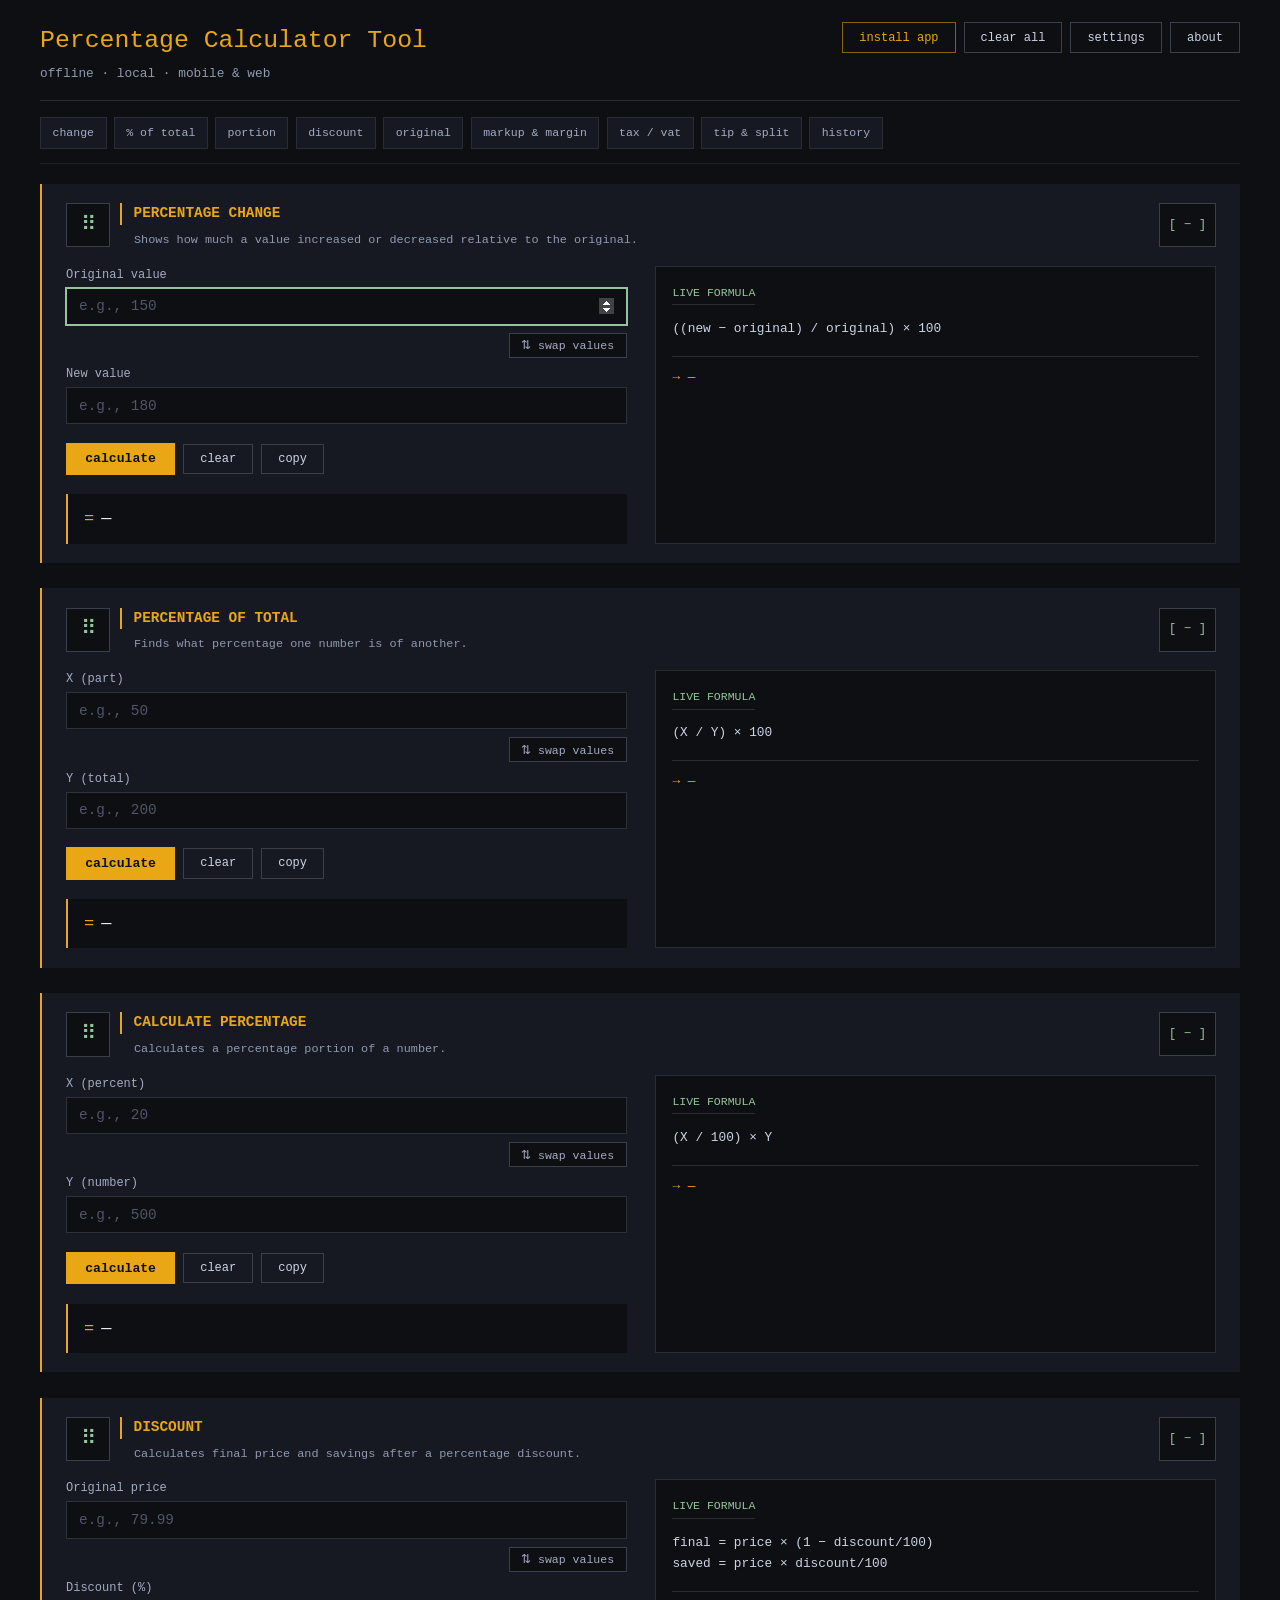
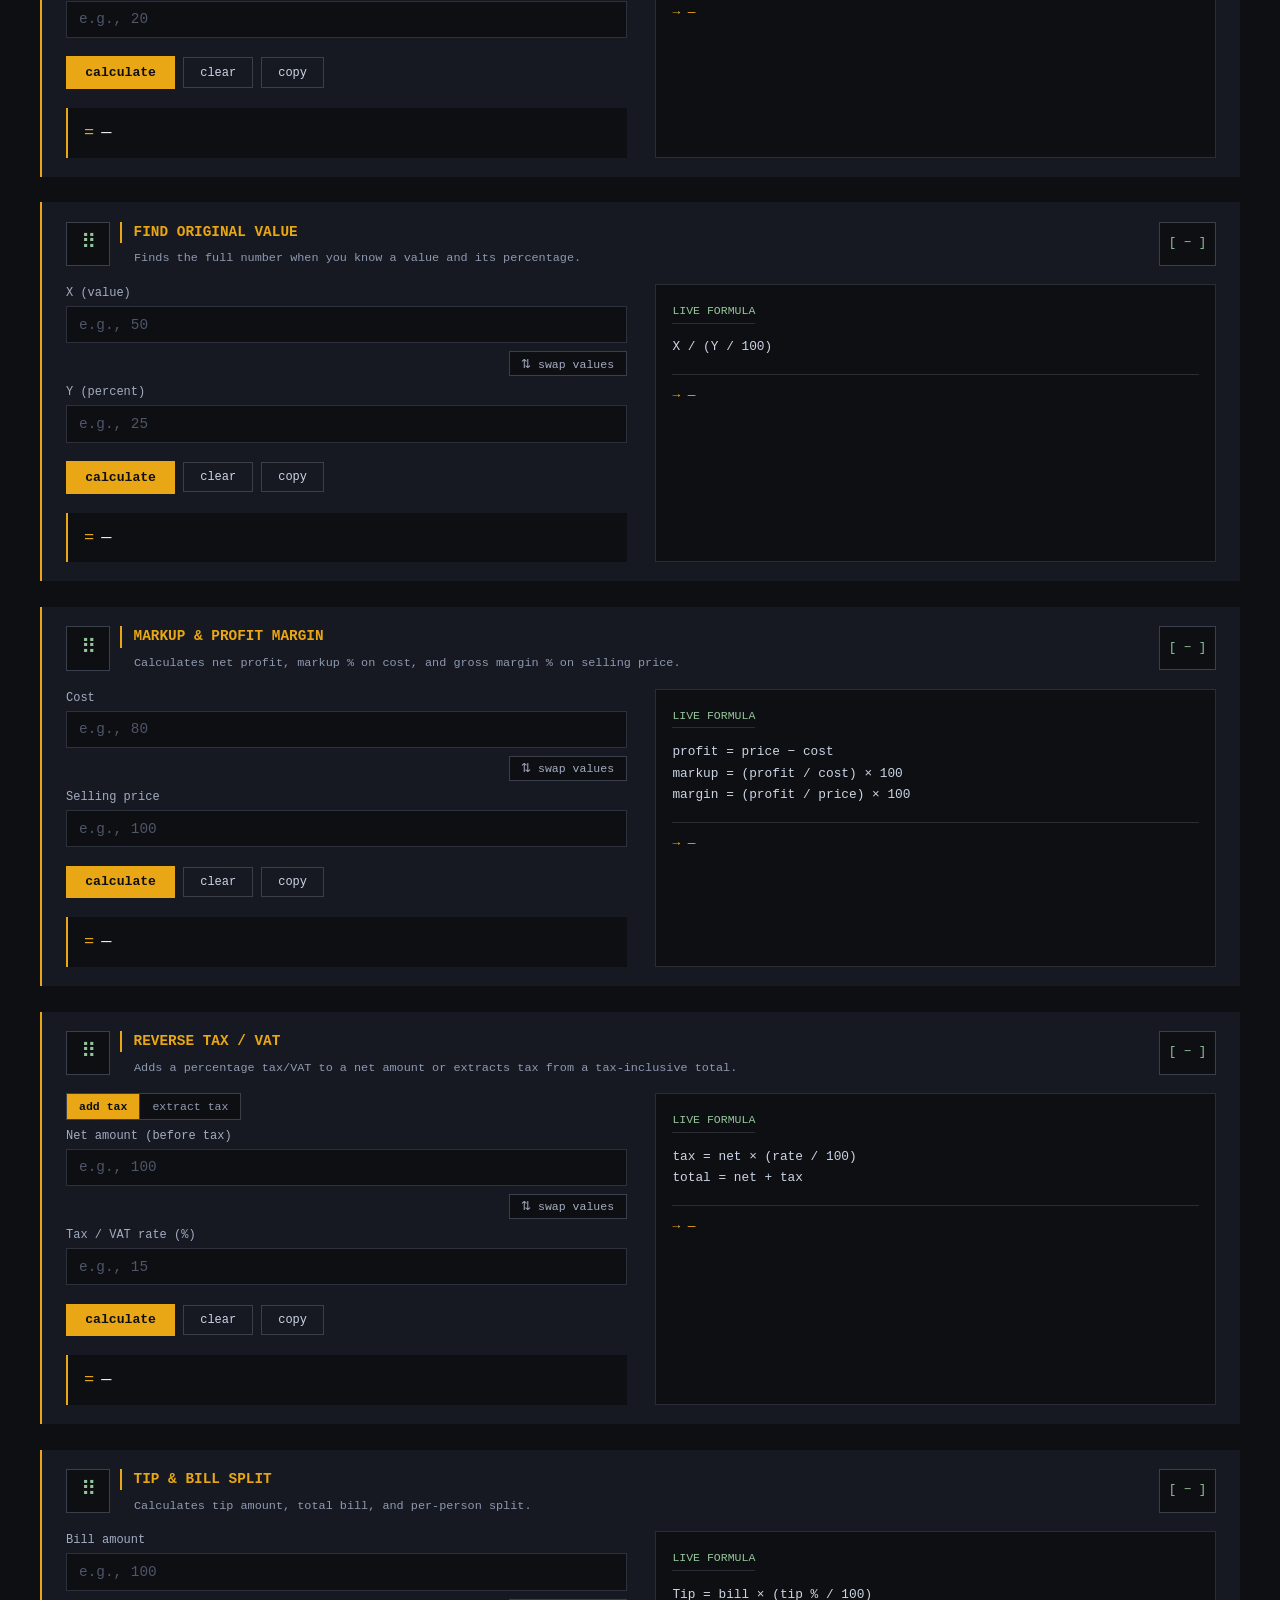
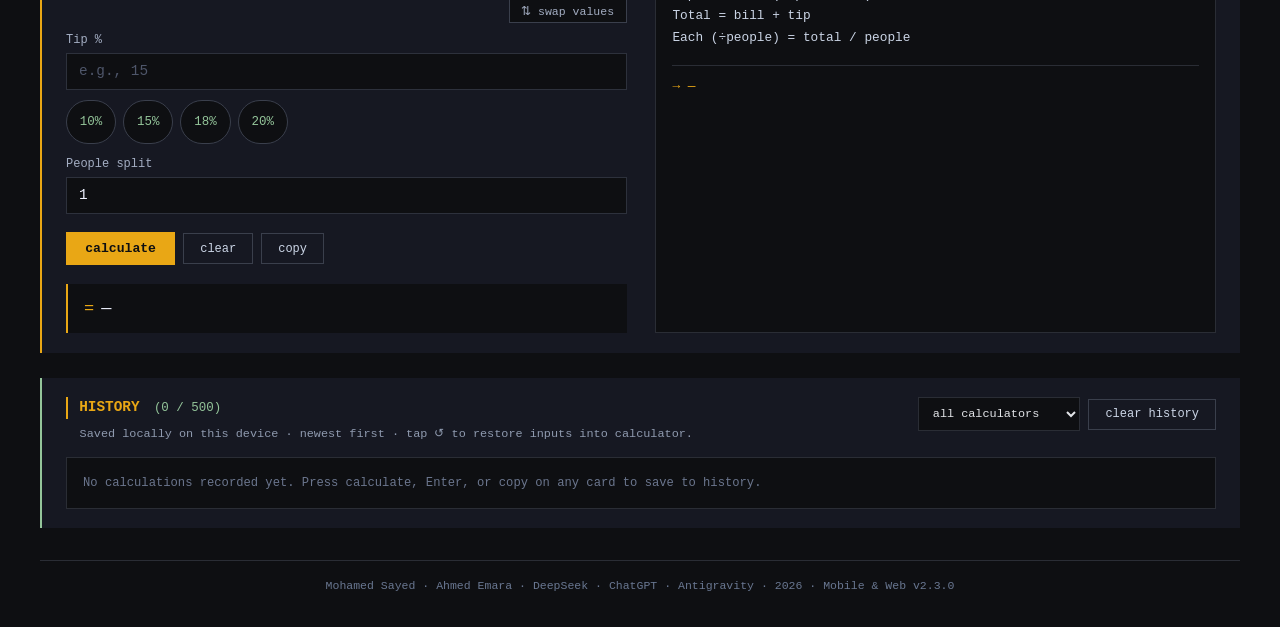
<file: mobile/index.html>
<!DOCTYPE html>
<html lang="en">
<head>
  <meta charset="UTF-8">
  <meta http-equiv="Content-Security-Policy" content="default-src 'none'; style-src 'sha256-y7PiUvGHgOtssWy4oWu+3eyhobGOPhpXdDGRRQ5evAg='; script-src 'sha256-PLzDTb1qlTFnnvVKtnFm38rfCOgkB+qZ1GbCvv9bNfo='; worker-src 'self'; child-src 'self'; img-src 'self' data:; manifest-src 'self'; connect-src 'self' https://api.github.com; object-src 'none'; base-uri 'none'; form-action 'none';">
  <meta name="viewport" content="width=device-width, initial-scale=1.0, viewport-fit=cover">
  <meta name="theme-color" content="#0E0F12">
  <meta name="color-scheme" content="dark">
  <meta name="referrer" content="no-referrer">
  <meta name="mobile-web-app-capable" content="yes">
  <meta name="apple-mobile-web-app-capable" content="yes">
  <meta name="apple-mobile-web-app-status-bar-style" content="black-translucent">
  <meta name="apple-mobile-web-app-title" content="Percent Tool">
  <meta name="application-name" content="Percent Tool">
  <meta name="description" content="Offline percentage, discount, markup & profit margin, and reverse tax/VAT calculator with local history for iPhone, Android, and desktop browsers.">
  <title>Percentage Calculator Tool • Mobile</title>
  <link rel="manifest" href="./manifest.webmanifest">
  <link rel="apple-touch-icon" sizes="180x180" href="./icons/apple-touch-icon.png">
  <link rel="icon" type="image/png" sizes="180x180" href="[data-uri]">
  <style>
    * {
      margin: 0;
      padding: 0;
      box-sizing: border-box;
    }

    html {
      scroll-behavior: smooth;
      background: #0E0F12;
      -webkit-text-size-adjust: 100%;
    }

    body {
      background: #0E0F12;
      font-family: 'SF Mono', ui-monospace, 'Fira Code', 'Cascadia Code', 'JetBrains Mono', monospace;
      line-height: 1.5;
      color: #e2e4e8;
      padding:
        calc(1.4rem + env(safe-area-inset-top, 0px))
        calc(1rem + env(safe-area-inset-right, 0px))
        calc(2rem + env(safe-area-inset-bottom, 0px))
        calc(1rem + env(safe-area-inset-left, 0px));
    }

    button,
    a,
    input {
      touch-action: manipulation;
      -webkit-tap-highlight-color: transparent;
    }

    .hidden {
      display: none !important;
    }

    .app {
      max-width: 1200px;
      margin: 0 auto;
    }

    .header {
      margin-bottom: 1rem;
      border-bottom: 1px solid #2a2d35;
      padding-bottom: 1rem;
    }

    .header-row {
      display: flex;
      justify-content: space-between;
      gap: 1rem;
      align-items: flex-start;
    }

    .header h1 {
      font-size: 1.55rem;
      font-weight: 500;
      letter-spacing: 0;
      color: #E9A715;
    }

    .header p {
      font-size: 0.8rem;
      color: #8f9aaf;
      margin-top: 0.3rem;
    }

    .header-actions {
      display: flex;
      gap: 0.5rem;
      flex-wrap: wrap;
      justify-content: flex-end;
    }

    .quick-nav {
      display: flex;
      gap: 0.45rem;
      overflow-x: auto;
      padding: 0 0 0.85rem 0;
      margin-bottom: 1.25rem;
      border-bottom: 1px solid #1e222d;
      scrollbar-width: none;
      -webkit-overflow-scrolling: touch;
    }

    .quick-nav::-webkit-scrollbar {
      display: none;
    }

    .quick-link {
      background: #161822;
      border: 1px solid #2a2d35;
      color: #a3adc2;
      text-decoration: none;
      font-size: 0.72rem;
      padding: 0.42rem 0.72rem;
      white-space: nowrap;
      flex-shrink: 0;
      transition: border-color 0.1s ease, color 0.1s ease;
    }

    .quick-link:hover,
    .quick-link:focus-visible {
      border-color: #E9A715;
      color: #E9A715;
      outline: none;
    }

    .calc-section {
      background: #161822;
      margin-bottom: 1.6rem;
      padding: 1.2rem 1.5rem;
      border-left: 2px solid #E9A715;
      scroll-margin-top: 1rem;
      transition: border-left-color 0.12s ease, background 0.12s ease;
    }

    .calc-section:hover {
      border-left-color: #94C59A;
    }

    .calc-grid {
      display: grid;
      grid-template-columns: 1fr 1fr;
      gap: 1.8rem;
    }

    .calc-card-header {
      display: flex;
      align-items: flex-start;
      gap: 0.65rem;
    }

    .card-heading {
      flex: 1;
      min-width: 0;
    }

    .drag-handle,
    .collapse-btn,
    .preset-btn {
      background: #0E0F12;
      border: 1px solid #3a3f4c;
      color: #94C59A;
      font: inherit;
      font-size: 0.78rem;
      min-height: 44px;
      min-width: 44px;
      padding: 0.35rem 0.55rem;
      cursor: pointer;
    }

    .drag-handle {
      touch-action: none;
      cursor: grab;
      user-select: none;
      -webkit-user-select: none;
      flex-shrink: 0;
      font-size: 1.3rem;
    }

    .collapse-btn {
      flex-shrink: 0;
      white-space: nowrap;
    }

    .drag-handle:hover,
    .collapse-btn:hover,
    .preset-btn:hover,
    .drag-handle:focus-visible,
    .collapse-btn:focus-visible,
    .preset-btn:focus-visible {
      border-color: #E9A715;
      color: #E9A715;
      outline: 1px solid #E9A715;
      outline-offset: 2px;
    }

    .card-dragging {
      opacity: 0.55;
      outline: 1px dashed #94C59A;
    }

    .card-dragging .drag-handle {
      cursor: grabbing;
    }

    .card-drop-before {
      box-shadow: 0 -4px 0 #E9A715;
    }

    .card-drop-after {
      box-shadow: 0 4px 0 #E9A715;
    }

    .card-collapsed .calc-card-body {
      display: none;
    }

    .card-collapsed .section-subtitle {
      margin-bottom: 0;
    }

    .preset-row {
      display: flex;
      flex-wrap: wrap;
      gap: 0.45rem;
      margin-bottom: 0.65rem;
    }

    .preset-btn {
      border-radius: 999px;
      padding: 0.35rem 0.8rem;
    }

    .preset-btn.active {
      background: #E9A715;
      border-color: #E9A715;
      color: #0E0F12;
    }

    .left-panel {
      display: flex;
      flex-direction: column;
    }

    .section-title-row {
      display: flex;
      justify-content: space-between;
      align-items: center;
      gap: 0.75rem;
      flex-wrap: wrap;
      margin-bottom: 0.45rem;
    }

    .section-title {
      font-size: 0.9rem;
      font-weight: 600;
      letter-spacing: 0;
      text-transform: uppercase;
      color: #E9A715;
      margin-bottom: 0.45rem;
      border-left: 2px solid #E9A715;
      padding-left: 0.7rem;
    }

    .section-title-row .section-title {
      margin-bottom: 0;
    }

    .section-subtitle {
      font-size: 0.74rem;
      color: #8f9aaf;
      margin-bottom: 1rem;
      padding-left: 0.85rem;
    }

    .input-row {
      margin-bottom: 0.65rem;
    }

    .input-row label {
      display: block;
      font-size: 0.75rem;
      font-weight: 500;
      color: #a3adc2;
      margin-bottom: 0.25rem;
      letter-spacing: 0;
    }

    .input-row input {
      width: 100%;
      background: #0E0F12;
      border: 1px solid #2d313c;
      border-radius: 0;
      padding: 0.6rem 0.75rem;
      font-size: 0.9rem;
      font-family: inherit;
      color: #eef2ff;
      outline: none;
      transition: border-color 0.1s ease, box-shadow 0.1s ease;
    }

    .input-row input:focus {
      border-color: #94C59A;
      box-shadow: 0 0 0 1px #94C59A;
    }

    .input-row input::placeholder {
      color: #4e566a;
    }

    .swap-row {
      display: flex;
      justify-content: flex-end;
      margin: -0.15rem 0 0.45rem 0;
    }

    .swap-btn {
      background: #0E0F12;
      border: 1px solid #3a3f4c;
      color: #a3adc2;
      font-family: inherit;
      font-size: 0.72rem;
      padding: 0.28rem 0.72rem;
      cursor: pointer;
      transition: border-color 0.1s ease, color 0.1s ease;
    }

    .swap-btn:hover {
      border-color: #E9A715;
      color: #E9A715;
    }

    .mode-toggle {
      display: inline-flex;
      border: 1px solid #3a3f4c;
      background: #0E0F12;
    }

    .mode-btn {
      background: transparent;
      border: none;
      color: #8f9aaf;
      font-family: inherit;
      font-size: 0.72rem;
      padding: 0.35rem 0.75rem;
      cursor: pointer;
      transition: background 0.1s ease, color 0.1s ease;
    }

    .mode-btn + .mode-btn {
      border-left: 1px solid #3a3f4c;
    }

    .mode-btn:hover {
      color: #eef2ff;
    }

    .mode-btn.active {
      background: #E9A715;
      color: #0E0F12;
      font-weight: 600;
    }

    .button-group {
      display: flex;
      gap: 0.5rem;
      align-items: center;
      margin: 0.5rem 0 1rem 0;
      flex-wrap: wrap;
    }

    .calc-btn {
      background: #E9A715;
      border: none;
      color: #0E0F12;
      font-family: inherit;
      font-weight: 600;
      font-size: 0.82rem;
      padding: 0.55rem 1.2rem;
      cursor: pointer;
      width: auto;
      letter-spacing: 0;
      transition: opacity 0.1s ease;
    }

    .calc-btn:hover {
      opacity: 0.9;
    }

    .reset-btn,
    .copy-btn,
    .utility-btn {
      background: transparent;
      border: 1px solid #3a3f4c;
      color: #cbd5e6;
      font-family: inherit;
      font-size: 0.75rem;
      padding: 0.45rem 1rem;
      cursor: pointer;
      transition: border-color 0.1s ease, color 0.1s ease;
    }

    .install-btn {
      border-color: rgba(233, 167, 21, 0.55);
      color: #E9A715;
    }

    .reset-btn:hover,
    .copy-btn:hover,
    .utility-btn:hover {
      border-color: #E9A715;
      color: #E9A715;
    }

    .copy-btn.copied {
      border-color: #94C59A;
      color: #94C59A;
    }

    .result {
      background: #0E0F12;
      border-left: 2px solid #E9A715;
      padding: 0.75rem 1rem;
      font-size: 1.06rem;
      font-family: inherit;
      margin-top: 0.2rem;
      word-break: break-word;
      color: #eef2ff;
    }

    .result-prefix {
      color: #E9A715;
      margin-right: 0.45rem;
    }

    .error-text {
      color: #E9A715;
    }

    .right-panel {
      background: #0E0F12;
      padding: 1rem;
      border: 1px solid #2a2d35;
      font-size: 0.8rem;
    }

    .formula-title {
      font-size: 0.72rem;
      text-transform: uppercase;
      color: #94C59A;
      letter-spacing: 0;
      margin-bottom: 0.8rem;
      border-bottom: 1px solid #2a2d35;
      display: inline-block;
      padding-bottom: 0.2rem;
    }

    .live-formula {
      font-family: inherit;
      line-height: 1.7;
      color: #cbd5e6;
    }

    .live-result {
      margin-top: 1rem;
      padding-top: 0.7rem;
      border-top: 1px solid #2a2d35;
      color: #E9A715;
      font-weight: 500;
    }

    /* Persistent History Tape */
    .history-section {
      border-left-color: #94C59A;
    }

    .history-header {
      display: flex;
      justify-content: space-between;
      align-items: flex-start;
      gap: 1rem;
      flex-wrap: wrap;
      margin-bottom: 0.8rem;
    }

    .history-count {
      color: #94C59A;
      font-weight: 500;
      font-size: 0.78rem;
      margin-left: 0.35rem;
    }

    .history-subtitle {
      margin-bottom: 0;
    }

    .history-actions {
      display: flex;
      align-items: center;
      gap: 0.5rem;
      flex-wrap: wrap;
    }

    .confirm-group {
      display: inline-flex;
      align-items: center;
      gap: 0.45rem;
      flex-wrap: wrap;
    }

    .confirm-label {
      font-size: 0.75rem;
      color: #E9A715;
    }

    .confirm-yes-btn {
      padding: 0.42rem 0.9rem;
      font-size: 0.75rem;
    }

    .history-list {
      background: #0E0F12;
      border: 1px solid #2a2d35;
      max-height: 340px;
      overflow-y: auto;
      -webkit-overflow-scrolling: touch;
    }

    .history-empty {
      padding: 1rem;
      font-size: 0.76rem;
      color: #6b768e;
    }

    .history-item {
      display: flex;
      justify-content: space-between;
      align-items: center;
      gap: 0.8rem;
      padding: 0.7rem 0.9rem;
      border-bottom: 1px solid #1e222d;
      font-size: 0.78rem;
      flex-wrap: wrap;
    }

    .history-item:last-child {
      border-bottom: none;
    }

    .history-main {
      display: flex;
      align-items: baseline;
      gap: 0.6rem;
      flex-wrap: wrap;
      min-width: 0;
      flex: 1;
    }

    .history-time {
      color: #6b768e;
      font-size: 0.72rem;
    }

    .history-calc {
      color: #94C59A;
      font-weight: 600;
      font-size: 0.72rem;
      text-transform: uppercase;
    }

    .history-inputs {
      color: #cbd5e6;
    }

    .history-arrow {
      color: #E9A715;
    }

    .history-result {
      color: #eef2ff;
      font-weight: 600;
    }

    .history-row-actions {
      display: flex;
      gap: 0.45rem;
      align-items: center;
    }

    .history-row-actions .copy-btn,
    .history-row-actions .reset-btn {
      padding: 0.32rem 0.72rem;
      font-size: 0.72rem;
    }

    /* Dark Terminal Modals (About & Install Guide) */
    .modal-backdrop {
      position: fixed;
      inset: 0;
      background: rgba(8, 9, 12, 0.8);
      display: flex;
      align-items: center;
      justify-content: center;
      padding:
        calc(1rem + env(safe-area-inset-top, 0px))
        calc(1rem + env(safe-area-inset-right, 0px))
        calc(1rem + env(safe-area-inset-bottom, 0px))
        calc(1rem + env(safe-area-inset-left, 0px));
      z-index: 1000;
    }

    .modal-card {
      background: #161822;
      border: 1px solid #2a2d35;
      border-left: 3px solid #E9A715;
      max-width: 540px;
      width: 100%;
      max-height: 88dvh;
      overflow-y: auto;
      -webkit-overflow-scrolling: touch;
      padding: 1.4rem 1.5rem;
      box-shadow: 0 20px 50px rgba(0, 0, 0, 0.65);
    }

    .modal-header {
      display: flex;
      justify-content: space-between;
      align-items: center;
      gap: 1rem;
      margin-bottom: 1.1rem;
    }

    .modal-title {
      font-size: 0.82rem;
      font-weight: 600;
      color: #E9A715;
      letter-spacing: 0.03em;
      text-transform: uppercase;
    }

    .modal-close-x {
      background: transparent;
      border: none;
      color: #a3adc2;
      font-family: inherit;
      font-size: 0.88rem;
      white-space: nowrap;
      flex-shrink: 0;
      cursor: pointer;
      padding: 0.25rem 0.45rem;
      transition: color 0.1s ease;
    }

    .modal-close-x:hover {
      color: #E9A715;
    }

    .about-identity {
      display: flex;
      align-items: center;
      gap: 1rem;
      margin-bottom: 1.15rem;
    }

    .about-icon-badge {
      width: 48px;
      height: 48px;
      background: #0E0F12;
      border: 1px solid #2d313c;
      color: #E9A715;
      font-size: 1.55rem;
      font-weight: 700;
      display: flex;
      align-items: center;
      justify-content: center;
      flex-shrink: 0;
    }

    .about-app-name {
      font-size: 1.05rem;
      font-weight: 600;
      color: #eef2ff;
      margin-bottom: 0.3rem;
    }

    .about-version-pill {
      display: inline-block;
      border: 1px solid #94C59A;
      color: #94C59A;
      background: rgba(148, 197, 154, 0.08);
      font-size: 0.72rem;
      padding: 0.12rem 0.55rem;
    }

    .about-box {
      background: #0E0F12;
      border: 1px solid #2a2d35;
      padding: 0.9rem 1rem;
      margin-bottom: 0.9rem;
    }

    .about-box-title {
      font-size: 0.72rem;
      font-weight: 600;
      color: #94C59A;
      text-transform: uppercase;
      margin-bottom: 0.65rem;
      letter-spacing: 0.03em;
    }

    .credits-row {
      display: flex;
      align-items: center;
      gap: 0.45rem;
      flex-wrap: wrap;
    }

    .credits-row + .credits-row {
      margin-top: 0.5rem;
    }

    .credit-pill {
      font-size: 0.76rem;
      padding: 0.18rem 0.6rem;
      border: 1px solid #3a3f4c;
    }

    .credit-pill-gold {
      background: rgba(233, 167, 21, 0.14);
      border-color: rgba(233, 167, 21, 0.45);
      color: #E9A715;
      font-weight: 600;
    }

    .credit-pill-slate {
      background: #161822;
      border-color: #3a3f4c;
      color: #e2e4e8;
    }

    .credit-dot {
      color: #6b768e;
      font-weight: 600;
    }

    .privacy-indicators {
      display: flex;
      gap: 0.9rem;
      flex-wrap: wrap;
      margin-bottom: 0.5rem;
    }

    .privacy-badge {
      color: #94C59A;
      font-size: 0.74rem;
      font-weight: 500;
    }

    .about-privacy-text {
      font-size: 0.75rem;
      color: #cbd5e6;
      line-height: 1.55;
    }

    .install-steps {
      list-style: decimal inside;
      font-size: 0.76rem;
      color: #cbd5e6;
      line-height: 1.65;
    }

    .install-steps li + li {
      margin-top: 0.25rem;
    }

    .install-note {
      font-size: 0.74rem;
      color: #E9A715;
      line-height: 1.5;
      border-left: 2px solid #E9A715;
      padding-left: 0.65rem;
      margin-bottom: 0.9rem;
    }

    .clipboard-scratch {
      position: fixed;
      top: -9999px;
      left: -9999px;
      opacity: 0;
      pointer-events: none;
    }

    .about-url-row {
      display: flex;
      align-items: center;
      justify-content: space-between;
      gap: 0.65rem;
      flex-wrap: wrap;
      margin-top: 0.45rem;
    }

    .about-url-link {
      color: #E9A715;
      font-size: 0.74rem;
      text-decoration: none;
      word-break: break-all;
      border-bottom: 1px dashed rgba(233, 167, 21, 0.5);
    }

    .about-url-link:hover,
    .about-url-link:focus-visible {
      color: #94C59A;
      border-bottom-color: #94C59A;
      outline: none;
    }

    .modal-footer {
      display: flex;
      justify-content: flex-end;
      gap: 0.5rem;
      margin-top: 0.3rem;
    }

    footer {
      margin-top: 2rem;
      font-size: 0.72rem;
      color: #697791;
      text-align: center;
      border-top: 1px solid #2a2d35;
      padding-top: 1rem;
    }

    @media (max-width: 760px) {
      .header-row {
        flex-direction: column;
      }

      .header h1 {
        font-size: 1.35rem;
      }

      .header-actions {
        justify-content: flex-start;
      }

      .calc-grid {
        grid-template-columns: 1fr;
        gap: 1rem;
      }

      .calc-section {
        padding: 1rem;
      }

      .input-row input {
        font-size: 16px;
        min-height: 44px;
        padding: 0.65rem 0.75rem;
      }

      .calc-btn,
      .reset-btn,
      .copy-btn,
      .utility-btn,
      .mode-btn {
        min-height: 42px;
      }

      .swap-btn {
        min-height: 36px;
        font-size: 0.74rem;
        padding: 0.35rem 0.75rem;
      }
    }

    @media (pointer: coarse) {
      .input-row input {
        font-size: 16px;
      }
    }

    @media (max-width: 440px) {
      .button-group .calc-btn {
        flex: 1.4 1 120px;
      }

      .button-group .reset-btn,
      .button-group .copy-btn {
        flex: 1 1 80px;
      }

      .credits-row {
        gap: 0.35rem;
      }

      .credit-pill {
        font-size: 0.7rem;
        padding: 0.15rem 0.48rem;
      }
    }

    .calc-section.card-restored {
      border-color: #E9A715;
      box-shadow: 0 0 0 1px rgba(233, 167, 21, 0.35), 0 0 22px rgba(233, 167, 21, 0.14);
      transition: border-color 0.25s ease, box-shadow 0.25s ease;
    }

    .update-banner {
      display: flex;
      align-items: center;
      justify-content: space-between;
      gap: 0.75rem;
      flex-wrap: wrap;
      background: rgba(233, 167, 21, 0.1);
      border: 1px solid rgba(233, 167, 21, 0.45);
      border-left: 3px solid #E9A715;
      padding: 0.65rem 0.9rem;
      margin-bottom: 1.1rem;
    }

    .update-banner-text {
      font-size: 0.78rem;
      color: #eef2ff;
      font-weight: 500;
    }

    .update-banner-actions {
      display: flex;
      align-items: center;
      gap: 0.45rem;
      flex-wrap: wrap;
    }

    .update-action-btn {
      padding: 0.34rem 0.68rem;
      font-size: 0.72rem;
      text-decoration: none;
      display: inline-flex;
      align-items: center;
    }

    .history-filter {
      background: #0E0F12;
      border: 1px solid #2a2d35;
      color: #e2e4e8;
      font-family: inherit;
      font-size: 0.74rem;
      padding: 0.36rem 0.6rem;
      cursor: pointer;
      min-height: 34px;
    }

    .history-filter:focus {
      outline: none;
      border-color: #E9A715;
    }

    .history-delete-btn {
      min-width: 32px;
      padding-left: 0.55rem;
      padding-right: 0.55rem;
      color: #cbd5e6;
    }

    .history-delete-btn:hover {
      color: #ff8a8a;
      border-color: rgba(255, 138, 138, 0.5);
    }

    .settings-toggle-row {
      display: flex;
      align-items: center;
      gap: 0.65rem;
      font-size: 0.8rem;
      color: #eef2ff;
      cursor: pointer;
      margin-bottom: 0.55rem;
    }

    .settings-checkbox {
      width: 17px;
      height: 17px;
      accent-color: #E9A715;
      cursor: pointer;
      flex-shrink: 0;
    }

    .settings-actions-row {
      display: flex;
      align-items: center;
      gap: 0.5rem;
      flex-wrap: wrap;
      margin-top: 0.75rem;
    }

    .update-status-text {
      margin-top: 0.65rem;
      font-size: 0.74rem;
      color: #94C59A;
      line-height: 1.45;
    }

    .update-status-text.is-error {
      color: #ff8a8a;
    }
  </style>
</head>
<body>
<div class="app">
  <div class="header">
    <div class="header-row">
      <div>
        <h1>Percentage Calculator Tool</h1>
        <p>offline · local · mobile &amp; web</p>
      </div>
      <div class="header-actions">
        <button class="utility-btn install-btn hidden" id="installAppBtn" type="button">install app</button>
        <button class="utility-btn" id="clearAllBtn" type="button">clear all</button>
        <button class="utility-btn" id="settingsBtn" type="button">settings</button>
        <button class="utility-btn" id="aboutBtn" type="button">about</button>
      </div>
    </div>
  </div>

  <div class="update-banner hidden" id="updateBanner" role="status" aria-live="polite">
    <span class="update-banner-text" id="updateBannerText">Update available.</span>
    <div class="update-banner-actions">
      <a class="copy-btn update-action-btn" id="openUpdateBannerBtn" href="https://github.com/CipherVaults/Percentage-Calculator-Tool/releases/latest" target="_blank" rel="noopener noreferrer">open release page</a>
      <button class="utility-btn update-action-btn" id="copyUpdateBannerBtn" type="button">copy link</button>
      <button class="reset-btn update-action-btn" id="dismissUpdateBannerBtn" type="button">dismiss</button>
    </div>
  </div>

  <nav class="quick-nav" aria-label="Jump to calculator">
    <a class="quick-link" href="#card-change" data-calc="change">change</a>
    <a class="quick-link" href="#card-percent" data-calc="percent">% of total</a>
    <a class="quick-link" href="#card-what" data-calc="what">portion</a>
    <a class="quick-link" href="#card-discount" data-calc="discount">discount</a>
    <a class="quick-link" href="#card-base" data-calc="base">original</a>
    <a class="quick-link" href="#card-markup" data-calc="markup">markup &amp; margin</a>
    <a class="quick-link" href="#card-tax" data-calc="tax">tax / vat</a>
    <a class="quick-link" href="#card-tip" data-calc="tip">tip &amp; split</a>
    <a class="quick-link" href="#historySection">history</a>
  </nav>

  <div id="cardsContainer">
  <div class="calc-section" id="card-change" data-calc="change">
    <div class="calc-card-header">
      <button class="drag-handle" type="button" aria-label="Drag to reorder Percentage Change" title="Drag to reorder">⠿</button>
      <div class="card-heading">
        <div class="section-title">Percentage Change</div>
        <div class="section-subtitle">Shows how much a value increased or decreased relative to the original.</div>
      </div>
      <button class="collapse-btn" type="button" aria-label="Collapse Percentage Change" aria-expanded="true" aria-controls="card-change-body">[ − ]</button>
    </div>
    <div class="calc-card-body" id="card-change-body">
      <div class="calc-grid">
        <div class="left-panel">
          <div class="input-row">
            <label for="changeOrig">Original value</label>
            <input type="number" id="changeOrig" placeholder="e.g., 150" step="any" enterkeyhint="done" autocomplete="off">
          </div>
          <div class="swap-row">
            <button class="swap-btn" id="swapChangeBtn" type="button" title="Swap original and new values">⇅ swap values</button>
          </div>
          <div class="input-row">
            <label for="changeNew">New value</label>
            <input type="number" id="changeNew" placeholder="e.g., 180" step="any" enterkeyhint="done" autocomplete="off">
          </div>

          <div class="button-group">
            <button class="calc-btn" id="calcChangeBtn" type="button">calculate</button>
            <button class="reset-btn" id="resetChangeBtn" type="button">clear</button>
            <button class="copy-btn" id="copyChangeBtn" type="button">copy</button>
          </div>

          <div class="result" id="changeResult">—</div>
        </div>

        <div class="right-panel">
          <div class="formula-title">live formula</div>
          <div class="live-formula" id="changeLiveFormula">((new − original) / original) × 100</div>
          <div class="live-result" id="changeLiveResult">→ —</div>
        </div>
      </div>
    </div>
  </div>

  <div class="calc-section" id="card-percent" data-calc="percent">
    <div class="calc-card-header">
      <button class="drag-handle" type="button" aria-label="Drag to reorder Percentage of Total" title="Drag to reorder">⠿</button>
      <div class="card-heading">
        <div class="section-title">Percentage of Total</div>
        <div class="section-subtitle">Finds what percentage one number is of another.</div>
      </div>
      <button class="collapse-btn" type="button" aria-label="Collapse Percentage of Total" aria-expanded="true" aria-controls="card-percent-body">[ − ]</button>
    </div>
    <div class="calc-card-body" id="card-percent-body">
      <div class="calc-grid">
        <div class="left-panel">
          <div class="input-row">
            <label for="isWhatX">X (part)</label>
            <input type="number" id="isWhatX" placeholder="e.g., 50" step="any" enterkeyhint="done" autocomplete="off">
          </div>
          <div class="swap-row">
            <button class="swap-btn" id="swapPercentBtn" type="button" title="Swap X and Y values">⇅ swap values</button>
          </div>
          <div class="input-row">
            <label for="isWhatY">Y (total)</label>
            <input type="number" id="isWhatY" placeholder="e.g., 200" step="any" enterkeyhint="done" autocomplete="off">
          </div>

          <div class="button-group">
            <button class="calc-btn" id="calcPercentBtn" type="button">calculate</button>
            <button class="reset-btn" id="resetPercentBtn" type="button">clear</button>
            <button class="copy-btn" id="copyPercentBtn" type="button">copy</button>
          </div>

          <div class="result" id="percentResult">—</div>
        </div>

        <div class="right-panel">
          <div class="formula-title">live formula</div>
          <div class="live-formula" id="percentLiveFormula">(X / Y) × 100</div>
          <div class="live-result" id="percentLiveResult">→ —</div>
        </div>
      </div>
    </div>
  </div>

  <div class="calc-section" id="card-what" data-calc="what">
    <div class="calc-card-header">
      <button class="drag-handle" type="button" aria-label="Drag to reorder Calculate Percentage" title="Drag to reorder">⠿</button>
      <div class="card-heading">
        <div class="section-title">Calculate Percentage</div>
        <div class="section-subtitle">Calculates a percentage portion of a number.</div>
      </div>
      <button class="collapse-btn" type="button" aria-label="Collapse Calculate Percentage" aria-expanded="true" aria-controls="card-what-body">[ − ]</button>
    </div>
    <div class="calc-card-body" id="card-what-body">
      <div class="calc-grid">
        <div class="left-panel">
          <div class="input-row">
            <label for="whatX">X (percent)</label>
            <input type="number" id="whatX" placeholder="e.g., 20" step="any" enterkeyhint="done" autocomplete="off">
          </div>
          <div class="swap-row">
            <button class="swap-btn" id="swapWhatBtn" type="button" title="Swap X and Y values">⇅ swap values</button>
          </div>
          <div class="input-row">
            <label for="whatY">Y (number)</label>
            <input type="number" id="whatY" placeholder="e.g., 500" step="any" enterkeyhint="done" autocomplete="off">
          </div>

          <div class="button-group">
            <button class="calc-btn" id="calcWhatBtn" type="button">calculate</button>
            <button class="reset-btn" id="resetWhatBtn" type="button">clear</button>
            <button class="copy-btn" id="copyWhatBtn" type="button">copy</button>
          </div>

          <div class="result" id="whatResult">—</div>
        </div>

        <div class="right-panel">
          <div class="formula-title">live formula</div>
          <div class="live-formula" id="whatLiveFormula">(X / 100) × Y</div>
          <div class="live-result" id="whatLiveResult">→ —</div>
        </div>
      </div>
    </div>
  </div>

  <div class="calc-section" id="card-discount" data-calc="discount">
    <div class="calc-card-header">
      <button class="drag-handle" type="button" aria-label="Drag to reorder Discount" title="Drag to reorder">⠿</button>
      <div class="card-heading">
        <div class="section-title">Discount</div>
        <div class="section-subtitle">Calculates final price and savings after a percentage discount.</div>
      </div>
      <button class="collapse-btn" type="button" aria-label="Collapse Discount" aria-expanded="true" aria-controls="card-discount-body">[ − ]</button>
    </div>
    <div class="calc-card-body" id="card-discount-body">
      <div class="calc-grid">
        <div class="left-panel">
          <div class="input-row">
            <label for="discountPrice">Original price</label>
            <input type="number" id="discountPrice" placeholder="e.g., 79.99" step="any" enterkeyhint="done" autocomplete="off">
          </div>
          <div class="swap-row">
            <button class="swap-btn" id="swapDiscountBtn" type="button" title="Swap price and discount values">⇅ swap values</button>
          </div>
          <div class="input-row">
            <label for="discountPercent">Discount (%)</label>
            <input type="number" id="discountPercent" placeholder="e.g., 20" step="any" enterkeyhint="done" autocomplete="off">
          </div>

          <div class="button-group">
            <button class="calc-btn" id="calcDiscountBtn" type="button">calculate</button>
            <button class="reset-btn" id="resetDiscountBtn" type="button">clear</button>
            <button class="copy-btn" id="copyDiscountBtn" type="button">copy</button>
          </div>

          <div class="result" id="discountResult">—</div>
        </div>

        <div class="right-panel">
          <div class="formula-title">live formula</div>
          <div class="live-formula" id="discountLiveFormula">final = price × (1 − discount/100)<br>saved = price × discount/100</div>
          <div class="live-result" id="discountLiveResult">→ —</div>
        </div>
      </div>
    </div>
  </div>

  <div class="calc-section" id="card-base" data-calc="base">
    <div class="calc-card-header">
      <button class="drag-handle" type="button" aria-label="Drag to reorder Find Original Value" title="Drag to reorder">⠿</button>
      <div class="card-heading">
        <div class="section-title">Find Original Value</div>
        <div class="section-subtitle">Finds the full number when you know a value and its percentage.</div>
      </div>
      <button class="collapse-btn" type="button" aria-label="Collapse Find Original Value" aria-expanded="true" aria-controls="card-base-body">[ − ]</button>
    </div>
    <div class="calc-card-body" id="card-base-body">
      <div class="calc-grid">
        <div class="left-panel">
          <div class="input-row">
            <label for="baseX">X (value)</label>
            <input type="number" id="baseX" placeholder="e.g., 50" step="any" enterkeyhint="done" autocomplete="off">
          </div>
          <div class="swap-row">
            <button class="swap-btn" id="swapBaseBtn" type="button" title="Swap X and Y values">⇅ swap values</button>
          </div>
          <div class="input-row">
            <label for="baseY">Y (percent)</label>
            <input type="number" id="baseY" placeholder="e.g., 25" step="any" enterkeyhint="done" autocomplete="off">
          </div>

          <div class="button-group">
            <button class="calc-btn" id="calcBaseBtn" type="button">calculate</button>
            <button class="reset-btn" id="resetBaseBtn" type="button">clear</button>
            <button class="copy-btn" id="copyBaseBtn" type="button">copy</button>
          </div>

          <div class="result" id="baseResult">—</div>
        </div>

        <div class="right-panel">
          <div class="formula-title">live formula</div>
          <div class="live-formula" id="baseLiveFormula">X / (Y / 100)</div>
          <div class="live-result" id="baseLiveResult">→ —</div>
        </div>
      </div>
    </div>
  </div>

  <div class="calc-section" id="card-markup" data-calc="markup">
    <div class="calc-card-header">
      <button class="drag-handle" type="button" aria-label="Drag to reorder Markup &amp; Profit Margin" title="Drag to reorder">⠿</button>
      <div class="card-heading">
        <div class="section-title">Markup &amp; Profit Margin</div>
        <div class="section-subtitle">Calculates net profit, markup % on cost, and gross margin % on selling price.</div>
      </div>
      <button class="collapse-btn" type="button" aria-label="Collapse Markup &amp; Profit Margin" aria-expanded="true" aria-controls="card-markup-body">[ − ]</button>
    </div>
    <div class="calc-card-body" id="card-markup-body">
      <div class="calc-grid">
        <div class="left-panel">
          <div class="input-row">
            <label for="markupCost">Cost</label>
            <input type="number" id="markupCost" placeholder="e.g., 80" step="any" enterkeyhint="done" autocomplete="off">
          </div>
          <div class="swap-row">
            <button class="swap-btn" id="swapMarkupBtn" type="button" title="Swap cost and selling price">⇅ swap values</button>
          </div>
          <div class="input-row">
            <label for="markupPrice">Selling price</label>
            <input type="number" id="markupPrice" placeholder="e.g., 100" step="any" enterkeyhint="done" autocomplete="off">
          </div>

          <div class="button-group">
            <button class="calc-btn" id="calcMarkupBtn" type="button">calculate</button>
            <button class="reset-btn" id="resetMarkupBtn" type="button">clear</button>
            <button class="copy-btn" id="copyMarkupBtn" type="button">copy</button>
          </div>

          <div class="result" id="markupResult">—</div>
        </div>

        <div class="right-panel">
          <div class="formula-title">live formula</div>
          <div class="live-formula" id="markupLiveFormula">profit = price − cost<br>markup = (profit / cost) × 100<br>margin = (profit / price) × 100</div>
          <div class="live-result" id="markupLiveResult">→ —</div>
        </div>
      </div>
    </div>
  </div>

  <div class="calc-section" id="card-tax" data-calc="tax">
    <div class="calc-card-header">
      <button class="drag-handle" type="button" aria-label="Drag to reorder Reverse Tax / VAT" title="Drag to reorder">⠿</button>
      <div class="card-heading">
        <div class="section-title">Reverse Tax / VAT</div>
        <div class="section-subtitle" id="taxSubtitle">Adds a percentage tax/VAT to a net amount or extracts tax from a tax-inclusive total.</div>
      </div>
      <button class="collapse-btn" type="button" aria-label="Collapse Reverse Tax / VAT" aria-expanded="true" aria-controls="card-tax-body">[ − ]</button>
    </div>
    <div class="calc-card-body" id="card-tax-body">
      <div class="calc-grid">
        <div class="left-panel">
          <div class="section-title-row">
            <div class="mode-toggle" role="group" aria-label="Tax calculation mode">
              <button class="mode-btn active" id="taxModeAddBtn" data-mode="add" type="button">add tax</button>
              <button class="mode-btn" id="taxModeExtractBtn" data-mode="extract" type="button">extract tax</button>
            </div>
          </div>

          <div class="input-row">
            <label for="taxAmount" id="taxAmountLabel">Net amount (before tax)</label>
            <input type="number" id="taxAmount" placeholder="e.g., 100" step="any" enterkeyhint="done" autocomplete="off">
          </div>
          <div class="swap-row">
            <button class="swap-btn" id="swapTaxBtn" type="button" title="Swap amount and tax rate">⇅ swap values</button>
          </div>
          <div class="input-row">
            <label for="taxRate">Tax / VAT rate (%)</label>
            <input type="number" id="taxRate" placeholder="e.g., 15" step="any" enterkeyhint="done" autocomplete="off">
          </div>

          <div class="button-group">
            <button class="calc-btn" id="calcTaxBtn" type="button">calculate</button>
            <button class="reset-btn" id="resetTaxBtn" type="button">clear</button>
            <button class="copy-btn" id="copyTaxBtn" type="button">copy</button>
          </div>

          <div class="result" id="taxResult">—</div>
        </div>

        <div class="right-panel">
          <div class="formula-title">live formula</div>
          <div class="live-formula" id="taxLiveFormula">tax = net × (rate / 100)<br>total = net + tax</div>
          <div class="live-result" id="taxLiveResult">→ —</div>
        </div>
      </div>
    </div>
  </div>

  <div class="calc-section" id="card-tip" data-calc="tip">
    <div class="calc-card-header">
      <button class="drag-handle" type="button" aria-label="Drag to reorder Tip &amp; Bill Split" title="Drag to reorder">⠿</button>
      <div class="card-heading">
        <div class="section-title">Tip &amp; Bill Split</div>
        <div class="section-subtitle">Calculates tip amount, total bill, and per-person split.</div>
      </div>
      <button class="collapse-btn" type="button" aria-label="Collapse Tip &amp; Bill Split" aria-expanded="true" aria-controls="card-tip-body">[ − ]</button>
    </div>
    <div class="calc-card-body" id="card-tip-body">
      <div class="calc-grid">
        <div class="left-panel">
          <div class="input-row">
            <label for="tipBill">Bill amount</label>
            <input type="number" id="tipBill" placeholder="e.g., 100" min="0" step="any" enterkeyhint="done" autocomplete="off">
          </div>
          <div class="swap-row">
            <button class="swap-btn" id="swapTipBtn" type="button" title="Swap bill amount and tip percentage">⇅ swap values</button>
          </div>
          <div class="input-row">
            <label for="tipPercent">Tip %</label>
            <input type="number" id="tipPercent" placeholder="e.g., 15" min="0" step="any" enterkeyhint="done" autocomplete="off">
          </div>
          <div class="preset-row" role="group" aria-label="Tip percentage presets">
            <button class="preset-btn" data-tip="10" type="button">10%</button>
            <button class="preset-btn" data-tip="15" type="button">15%</button>
            <button class="preset-btn" data-tip="18" type="button">18%</button>
            <button class="preset-btn" data-tip="20" type="button">20%</button>
          </div>
          <div class="input-row">
            <label for="tipPeople">People split</label>
            <input type="number" id="tipPeople" value="1" min="1" step="1" enterkeyhint="done" autocomplete="off">
          </div>

          <div class="button-group">
            <button class="calc-btn" id="calcTipBtn" type="button">calculate</button>
            <button class="reset-btn" id="resetTipBtn" type="button">clear</button>
            <button class="copy-btn" id="copyTipBtn" type="button">copy</button>
          </div>
          <div class="result" id="tipResult">—</div>
        </div>
        <div class="right-panel">
          <div class="formula-title">live formula</div>
          <div class="live-formula" id="tipLiveFormula">Tip = bill × (tip % / 100)<br>Total = bill + tip<br>Each (÷people) = total / people</div>
          <div class="live-result" id="tipLiveResult">→ —</div>
        </div>
      </div>
    </div>
  </div>

  </div>

  <div class="calc-section history-section" id="historySection">
    <div class="history-header">
      <div>
        <div class="section-title">History <span class="history-count" id="historyCount">(0 / 500)</span></div>
        <div class="section-subtitle history-subtitle">Saved locally on this device · newest first · tap ↺ to restore inputs into calculator.</div>
      </div>
      <div class="history-actions">
        <select class="history-filter" id="historyFilter" aria-label="Filter history by calculator">
          <option value="all">all calculators</option>
          <option value="change">percentage change</option>
          <option value="percent">% of total</option>
          <option value="what">calculate %</option>
          <option value="discount">discount</option>
          <option value="base">find original</option>
          <option value="markup">markup &amp; margin</option>
          <option value="tax">tax / vat</option>
          <option value="tip">tip &amp; split</option>
        </select>
        <button class="reset-btn" id="clearHistoryBtn" type="button">clear history</button>
        <div class="confirm-group hidden" id="clearHistoryConfirm">
          <span class="confirm-label">clear all saved history?</span>
          <button class="calc-btn confirm-yes-btn" id="confirmClearHistoryBtn" type="button">yes, clear</button>
          <button class="reset-btn" id="cancelClearHistoryBtn" type="button">cancel</button>
        </div>
      </div>
    </div>
    <div class="history-list" id="historyList">
      <div class="history-empty">No calculations recorded yet. Press calculate, Enter, or copy on any card to save to history.</div>
    </div>
  </div>

  <footer>Mohamed Sayed · Ahmed Emara · DeepSeek · ChatGPT · Antigravity · 2026 · <span id="appVersion">Mobile &amp; Web v2.3.0</span></footer>
</div>

<div class="modal-backdrop hidden" id="aboutModal" role="dialog" aria-modal="true" aria-labelledby="aboutModalTitle">
  <div class="modal-card">
    <div class="modal-header">
      <div class="modal-title" id="aboutModalTitle">ABOUT // PERCENTAGE CALCULATOR TOOL</div>
      <button class="modal-close-x" id="closeAboutXBtn" type="button" aria-label="Close About dialog">[ × ]</button>
    </div>

    <div class="about-identity">
      <div class="about-icon-badge" aria-hidden="true">%</div>
      <div>
        <div class="about-app-name" id="aboutAppName">Percentage Calculator Tool</div>
        <div class="about-version-pill" id="aboutVersionPill">Mobile &amp; Web v2.3.0 · Offline HTML / PWA</div>
      </div>
    </div>

    <div class="about-box">
      <div class="about-box-title">CREDITS</div>
      <div class="credits-row" id="aboutCreatorsRow">
        <span class="credit-pill credit-pill-gold">Mohamed Sayed</span>
        <span class="credit-dot">·</span>
        <span class="credit-pill credit-pill-gold">Ahmed Emara</span>
      </div>
      <div class="credits-row" id="aboutAiRow">
        <span class="credit-pill credit-pill-slate">DeepSeek</span>
        <span class="credit-dot">·</span>
        <span class="credit-pill credit-pill-slate">ChatGPT</span>
        <span class="credit-dot">·</span>
        <span class="credit-pill credit-pill-slate">Antigravity</span>
      </div>
    </div>

    <div class="about-box">
      <div class="about-box-title">PRIVACY &amp; RUNTIME</div>
      <div class="privacy-indicators">
        <span class="privacy-badge">● 100% Offline</span>
        <span class="privacy-badge">● Zero Telemetry</span>
        <span class="privacy-badge">● On-Device Engine</span>
      </div>
      <p class="about-privacy-text" id="aboutPrivacyText">All calculations run 100% on-device with zero telemetry. History is saved locally on this device only and can be cleared anytime. Optional GitHub Releases update checks can be toggled in Settings.</p>
    </div>

    <div class="about-box">
      <div class="about-box-title">OFFICIAL WEB APP (PWA)</div>
      <p class="about-privacy-text">Bookmark or install from this official HTTPS link on iPhone Safari or Android Chrome:</p>
      <div class="about-url-row">
        <a class="about-url-link" id="webAppUrlLink" href="https://ciphervaults.github.io/Percentage-Calculator-Tool/" target="_blank" rel="noopener noreferrer">https://ciphervaults.github.io/Percentage-Calculator-Tool/</a>
        <button class="copy-btn" id="copyWebUrlBtn" type="button">copy link</button>
      </div>
    </div>

    <div class="modal-footer">
      <button class="calc-btn" id="closeAboutBtn" type="button">close [esc]</button>
    </div>
  </div>
</div>

<div class="modal-backdrop hidden" id="installModal" role="dialog" aria-modal="true" aria-labelledby="installModalTitle">
  <div class="modal-card">
    <div class="modal-header">
      <div class="modal-title" id="installModalTitle">INSTALL AS PHONE APP // PWA</div>
      <button class="modal-close-x" id="closeInstallXBtn" type="button" aria-label="Close Install dialog">[ × ]</button>
    </div>

    <p class="install-note hidden" id="installFileNote">You are opening this file directly from storage (file://). To add it to your Home Screen as an offline app with an icon, open <strong>https://ciphervaults.github.io/Percentage-Calculator-Tool/</strong> in iPhone Safari or Android Chrome.</p>

    <div class="about-box" id="installIosBox">
      <div class="about-box-title">IPHONE / IPAD (SAFARI)</div>
      <ol class="install-steps">
        <li>Open this page in <strong>Safari</strong>.</li>
        <li>Tap the <strong>Share (↑)</strong> button on Safari's toolbar.</li>
        <li>Scroll down and tap <strong>Add to Home Screen</strong> → <strong>Add</strong>.</li>
        <li>Launch from your Home Screen — works 100% offline.</li>
      </ol>
    </div>

    <div class="about-box" id="installAndroidBox">
      <div class="about-box-title">ANDROID (CHROME / EDGE)</div>
      <ol class="install-steps">
        <li>Open this page in <strong>Chrome</strong> or <strong>Edge</strong>.</li>
        <li>Tap the <strong>⋮</strong> menu in the top-right corner.</li>
        <li>Tap <strong>Install app</strong> or <strong>Add to Home screen</strong>.</li>
        <li>Installs to your app drawer and works 100% offline.</li>
      </ol>
    </div>

    <div class="modal-footer">
      <button class="calc-btn hidden" id="triggerPromptBtn" type="button">install now</button>
      <button class="calc-btn" id="closeInstallBtn" type="button">close [esc]</button>
    </div>
  </div>
</div>

<div class="modal-backdrop hidden" id="settingsModal" role="dialog" aria-modal="true" aria-labelledby="settingsModalTitle">
  <div class="modal-card">
    <div class="modal-header">
      <div class="modal-title" id="settingsModalTitle">SETTINGS // PREFERENCES &amp; UPDATES</div>
      <button class="modal-close-x" id="closeSettingsXBtn" type="button" aria-label="Close Settings dialog">[ × ]</button>
    </div>

    <div class="about-box">
      <div class="about-box-title">UPDATES</div>
      <label class="settings-toggle-row" for="autoUpdateToggle">
        <input class="settings-checkbox" type="checkbox" id="autoUpdateToggle" checked>
        <span>Check GitHub Releases automatically on startup</span>
      </label>
      <p class="about-privacy-text">Checks only the official GitHub Releases API when enabled or manually triggered. Disable anytime to stay 100% offline on launch.</p>
      <div class="settings-actions-row">
        <button class="calc-btn" id="checkUpdatesNowBtn" type="button">check for updates now</button>
        <a class="utility-btn update-action-btn" id="openReleasePageBtn" href="https://github.com/CipherVaults/Percentage-Calculator-Tool/releases/latest" target="_blank" rel="noopener noreferrer">open github releases</a>
        <button class="copy-btn" id="copyReleaseUrlBtn" type="button">copy release link</button>
      </div>
      <div class="update-status-text" id="updateStatusText">Not checked yet in this session.</div>
    </div>

    <div class="about-box">
      <div class="about-box-title">LAYOUT</div>
      <button class="utility-btn" id="resetLayoutBtn" type="button">reset card order &amp; expand all</button>
    </div>

    <div class="modal-footer">
      <button class="calc-btn" id="closeSettingsBtn" type="button">close [esc]</button>
    </div>
  </div>
</div>

<script>
(() => {
  "use strict";

  const COPY_FEEDBACK_MS = 1200;
  const HISTORY_LIMIT = 500;
  const MAX_FIELD_LEN = 256;
  const MAX_COPY_LEN = 4096;
  const APP_VERSION = "2.3.0";
  const WEB_APP_URL = "https://ciphervaults.github.io/Percentage-Calculator-Tool/";
  const RELEASE_URL =
    "https://github.com/CipherVaults/Percentage-Calculator-Tool/releases/latest";
  const RELEASE_URL_PREFIX =
    "https://github.com/CipherVaults/Percentage-Calculator-Tool/releases/";
  const GITHUB_LATEST_RELEASE_API =
    "https://api.github.com/repos/CipherVaults/Percentage-Calculator-Tool/releases/latest";
  const GITHUB_RELEASE_API_PREFIX =
    "https://api.github.com/repos/CipherVaults/Percentage-Calculator-Tool/releases";
  const UPDATE_FETCH_TIMEOUT_MS = 8000;
  const UPDATE_MAX_BYTES = 65536;
  const HISTORY_STORAGE_KEY = "pct_tool_history_v2";
  const SETTINGS_STORAGE_KEY = "pct_tool_settings_v1";
  const DEFAULT_CARD_ORDER = Object.freeze([
    "change",
    "percent",
    "what",
    "discount",
    "base",
    "markup",
    "tax",
    "tip"
  ]);
  const ALLOWED_CALCULATORS = new Set(DEFAULT_CARD_ORDER);

  let taxMode = "add";
  let memoryHistory = [];
  let allHistoryEntries = [];
  let historyFilterValue = "all";
  let currentSettings = defaultSettings();
  let cardDrag = null;
  let latestReleaseUrl = RELEASE_URL;
  let deferredInstallPrompt = null;
  let swRegistration = null;

  const seq = {
    change: 0,
    percent: 0,
    what: 0,
    discount: 0,
    base: 0,
    markup: 0,
    tax: 0,
    tip: 0
  };

  const lastValidCalc = {
    change: null,
    percent: null,
    what: null,
    discount: null,
    base: null,
    markup: null,
    tax: null,
    tip: null
  };

  // --- Pure calculation engine (100% byte-for-byte parity with percent-core) ---

  function formatDecimal(value) {
    if (Number.isNaN(value)) return "?";
    const rounded = Math.round(value * 100) / 100;
    if (!Number.isFinite(rounded)) {
      return rounded < 0 ? "-Infinity" : "Infinity";
    }
    const clean = rounded === 0 ? 0 : rounded;
    if (Math.abs(clean) >= 1e21) {
      return clean.toExponential();
    }
    return clean.toFixed(2);
  }

  function calcChange(originalValue, newValue) {
    if (originalValue === 0) {
      return { ok: "false", error: "Original value cannot be zero" };
    }
    const value = ((newValue - originalValue) / originalValue) * 100;
    const absText = formatDecimal(Math.abs(value));
    const suffix =
      value > 0 ? "increase" : value < 0 ? "decrease" : "no change";
    const label =
      value !== 0 && !Number.isNaN(value)
        ? `${absText}% ${suffix}`
        : "0.00% no change";
    return {
      ok: "true",
      value,
      label,
      liveResult: `${absText}% ${suffix}`
    };
  }

  function calcPercentOfTotal(part, total) {
    if (total === 0) {
      return { ok: "false", error: "Total cannot be zero" };
    }
    const value = (part / total) * 100;
    const label = `${formatDecimal(value)}%`;
    return {
      ok: "true",
      value,
      label,
      liveResult: label
    };
  }

  function calcPortion(percent, number) {
    const value = (percent / 100) * number;
    const label = formatDecimal(value);
    return {
      ok: "true",
      value,
      label,
      liveResult: label
    };
  }

  function calcDiscount(price, discountPercent) {
    const saved = price * (discountPercent / 100);
    const finalPrice = price - saved;
    const finalText = formatDecimal(finalPrice);
    const savedText = formatDecimal(saved);
    return {
      ok: true,
      finalPrice,
      saved,
      finalText,
      savedText,
      label: `Final: ${finalText}<br>Saved: ${savedText}`,
      copyText: `Final: ${finalText}\nSaved: ${savedText}`
    };
  }

  function calcOriginal(value, percent) {
    if (percent === 0) {
      return { ok: "false", error: "Percent cannot be zero" };
    }
    const originalValue = value / (percent / 100);
    const label = formatDecimal(originalValue);
    return {
      ok: "true",
      value: originalValue,
      label,
      liveResult: label
    };
  }

  function calcMarkupMargin(cost, sellingPrice) {
    if (cost === 0) {
      return { ok: "false", error: "Cost cannot be zero" };
    }
    if (sellingPrice === 0) {
      return { ok: "false", error: "Selling price cannot be zero" };
    }
    const profit = sellingPrice - cost;
    const markup = (profit / cost) * 100;
    const margin = (profit / sellingPrice) * 100;
    const profitText = formatDecimal(profit);
    const markupText = `${formatDecimal(markup)}%`;
    const marginText = `${formatDecimal(margin)}%`;
    return {
      ok: "true",
      profit,
      markup,
      margin,
      profitText,
      markupText,
      marginText,
      label: `Profit: ${profitText}<br>Markup: ${markupText} · Margin: ${marginText}`,
      liveResult: `Profit: ${profitText} | Markup: ${markupText} | Margin: ${marginText}`,
      copyText: `Profit: ${profitText}\nMarkup: ${markupText}\nMargin: ${marginText}`
    };
  }

  function calcTax(amount, ratePercent, mode) {
    if (mode === "extract") {
      const divisor = 100 + ratePercent;
      if (divisor === 0) {
        return { ok: "false", error: "Tax rate cannot be -100%" };
      }
      const total = amount;
      const net = (amount * 100) / divisor;
      const tax = amount - net;
      const netText = formatDecimal(net);
      const taxText = formatDecimal(tax);
      const totalText = formatDecimal(total);
      return {
        ok: "true",
        net,
        tax,
        total,
        netText,
        taxText,
        totalText,
        label: `Net: ${netText}<br>Tax: ${taxText} (Total: ${totalText})`,
        liveResult: `Net: ${netText} | Tax: ${taxText}`,
        copyText: `Net: ${netText}\nTax: ${taxText}\nTotal: ${totalText}`
      };
    }

    const net = amount;
    const tax = amount * (ratePercent / 100);
    const total = amount + tax;
    const netText = formatDecimal(net);
    const taxText = formatDecimal(tax);
    const totalText = formatDecimal(total);
    return {
      ok: "true",
      net,
      tax,
      total,
      netText,
      taxText,
      totalText,
      label: `Total: ${totalText}<br>Tax: ${taxText} (Net: ${netText})`,
      liveResult: `Total: ${totalText} | Tax: ${taxText}`,
      copyText: `Total: ${totalText}\nTax: ${taxText}\nNet: ${netText}`
    };
  }

  function calcTipSplit(bill, tipPercent, people) {
    if (bill < 0) return { ok: "false", error: "Bill amount cannot be negative" };
    if (tipPercent < 0) return { ok: "false", error: "Tip % cannot be negative" };
    if (!Number.isFinite(people) || people < 1 || !Number.isInteger(people)) {
      return { ok: "false", error: "People must be a whole number (1 or more)" };
    }
    const tipAmount = bill * (tipPercent / 100);
    const totalBill = bill + tipAmount;
    const perPerson = totalBill / people;
    const tipText = formatDecimal(tipAmount);
    const totalText = formatDecimal(totalBill);
    const perPersonText = formatDecimal(perPerson);
    return {
      ok: "true",
      tipAmount,
      totalBill,
      perPerson,
      tipText,
      totalText,
      perPersonText,
      label: `Each: ${perPersonText}<br>Total: ${totalText} · Tip: ${tipText}`,
      liveResult: `Each: ${perPersonText} · Total: ${totalText}`,
      copyText: `Each: ${perPersonText}\nTotal: ${totalText} · Tip: ${tipText}`
    };
  }

  // --- Persistent on-device history (localStorage with in-memory fallback) ---

  function hasControlChars(value, allowNewlines = false) {
    for (let i = 0; i < value.length; i += 1) {
      const code = value.charCodeAt(i);
      if (allowNewlines && code === 10) continue;
      if (code < 32 || code === 127) return true;
    }
    return false;
  }

  function isValidHistoryField(value, allowNewlines = false) {
    return (
      typeof value === "string" &&
      value.trim().length > 0 &&
      value.length <= MAX_FIELD_LEN &&
      !hasControlChars(value, allowNewlines)
    );
  }

  function isValidTipPeopleField(value) {
    if (!isValidHistoryField(value)) return false;
    const cleaned = sanitizeNumericString(value);
    if (!isFiniteDecimalString(cleaned)) return false;
    const num = Number(cleaned);
    return Number.isFinite(num) && Number.isInteger(num) && num >= 1;
  }

  function sanitizeHistoryItem(item) {
    if (!item || typeof item !== "object" || Array.isArray(item)) return null;
    if (!ALLOWED_CALCULATORS.has(item.calculator)) return null;
    if (
      !isValidHistoryField(item.calculatorLabel) ||
      !isValidHistoryField(item.inputA) ||
      !isValidHistoryField(item.inputB) ||
      (item.calculator === "tip"
        ? !isValidTipPeopleField(item.inputC)
        : item.inputC != null && !isValidHistoryField(item.inputC)) ||
      !isValidHistoryField(item.inputsText) ||
      !isValidHistoryField(item.resultText)
    ) {
      return null;
    }
    if (
      item.copyText !== undefined &&
      !isValidHistoryField(item.copyText, true)
    ) {
      return null;
    }
    const mode = item.mode ?? null;
    if (mode !== null && mode !== "add" && mode !== "extract") {
      return null;
    }
    const idNum = Number(item.id);
    const tsNum = Number(item.timestampMs);
    return {
      id: Number.isFinite(idNum) && idNum >= 0 ? Math.trunc(idNum) : 0,
      timestampMs: Number.isFinite(tsNum) && tsNum >= 0 ? Math.trunc(tsNum) : 0,
      calculator: item.calculator,
      calculatorLabel: item.calculatorLabel,
      inputA: item.inputA,
      inputB: item.inputB,
      inputC: item.inputC ?? null,
      mode,
      inputsText: item.inputsText,
      resultText: item.resultText,
      copyText: item.copyText ?? item.resultText
    };
  }

  function buildValidHistoryCandidate(candidate) {
    if (
      !candidate ||
      typeof candidate !== "object" ||
      !ALLOWED_CALCULATORS.has(candidate.calculator) ||
      !isValidHistoryField(candidate.calculatorLabel) ||
      !isValidHistoryField(candidate.inputA) ||
      !isValidHistoryField(candidate.inputB) ||
      (candidate.calculator === "tip"
        ? !isValidTipPeopleField(candidate.inputC)
        : candidate.inputC != null && !isValidHistoryField(candidate.inputC)) ||
      !isValidHistoryField(candidate.inputsText) ||
      !isValidHistoryField(candidate.resultText) ||
      !isValidHistoryField(candidate.copyText, true)
    ) {
      return null;
    }
    const mode = candidate.mode ?? null;
    if (mode !== null && mode !== "add" && mode !== "extract") {
      return null;
    }
    return candidate;
  }

  function readHistoryFromStorage() {
    let raw;
    try {
      raw = window.localStorage.getItem(HISTORY_STORAGE_KEY);
    } catch {
      return memoryHistory.slice(0, HISTORY_LIMIT);
    }
    if (raw === null) {
      memoryHistory = [];
      return [];
    }
    try {
      const parsed = JSON.parse(raw);
      if (!Array.isArray(parsed)) {
        memoryHistory = [];
        return [];
      }
      const sanitized = [];
      for (const item of parsed) {
        const clean = sanitizeHistoryItem(item);
        if (clean) {
          sanitized.push(clean);
          if (sanitized.length >= HISTORY_LIMIT) break;
        }
      }
      memoryHistory = sanitized;
      return sanitized;
    } catch {
      memoryHistory = [];
      return [];
    }
  }

  function writeHistoryToStorage(entries) {
    const trimmed = entries.slice(0, HISTORY_LIMIT);
    memoryHistory = trimmed;
    try {
      window.localStorage.setItem(HISTORY_STORAGE_KEY, JSON.stringify(trimmed));
    } catch {
      // Ignore quota or private-mode restrictions; in-memory history still works.
    }
    return trimmed;
  }

  function addHistoryEntry(entry) {
    const cleanEntry = sanitizeHistoryItem(entry);
    if (!cleanEntry) {
      return readHistoryFromStorage();
    }
    const entries = readHistoryFromStorage();
    const now = Date.now();
    const first = entries[0];

    if (
      first &&
      first.calculator === cleanEntry.calculator &&
      first.inputA === cleanEntry.inputA &&
      first.inputB === cleanEntry.inputB &&
      (first.inputC ?? null) === (cleanEntry.inputC ?? null) &&
      (first.mode ?? null) === (cleanEntry.mode ?? null) &&
      first.resultText === cleanEntry.resultText
    ) {
      entries[0] = { ...first, timestampMs: now };
      return writeHistoryToStorage(entries);
    }

    const nextId =
      entries.reduce((max, item) => Math.max(max, Number(item.id) || 0), 0) + 1;
    const newItem = {
      ...cleanEntry,
      id: nextId,
      timestampMs: now
    };
    entries.unshift(newItem);
    return writeHistoryToStorage(entries);
  }

  function clearHistoryStorage() {
    memoryHistory = [];
    try {
      window.localStorage.removeItem(HISTORY_STORAGE_KEY);
    } catch {
      // Ignore storage errors cleanly.
    }
    return [];
  }

  function deleteHistoryEntry(id) {
    const targetId = Number(id);
    if (!Number.isFinite(targetId)) return readHistoryFromStorage();
    const entries = readHistoryFromStorage().filter(
      (item) => Number(item.id) !== targetId
    );
    return writeHistoryToStorage(entries);
  }

  function defaultSettings(checkUpdatesOnStartup = true) {
    return {
      checkUpdatesOnStartup,
      cardOrder: [...DEFAULT_CARD_ORDER],
      collapsedCards: []
    };
  }

  function sanitizeSettings(settings) {
    if (
      !settings ||
      typeof settings !== "object" ||
      Array.isArray(settings) ||
      Object.keys(settings).some(
        (key) => !["checkUpdatesOnStartup", "cardOrder", "collapsedCards"].includes(key)
      ) ||
      !Object.hasOwn(settings, "checkUpdatesOnStartup") ||
      typeof settings.checkUpdatesOnStartup !== "boolean"
    ) {
      return null;
    }
    const cardOrder = Object.hasOwn(settings, "cardOrder")
      ? settings.cardOrder
      : DEFAULT_CARD_ORDER;
    const collapsedCards = Object.hasOwn(settings, "collapsedCards")
      ? settings.collapsedCards
      : [];
    if (
      !Array.isArray(cardOrder) ||
      cardOrder.length !== DEFAULT_CARD_ORDER.length ||
      new Set(cardOrder).size !== DEFAULT_CARD_ORDER.length ||
      !DEFAULT_CARD_ORDER.every((key) => cardOrder.includes(key)) ||
      !Array.isArray(collapsedCards) ||
      collapsedCards.length > DEFAULT_CARD_ORDER.length ||
      new Set(collapsedCards).size !== collapsedCards.length ||
      ![...collapsedCards].every((key) => ALLOWED_CALCULATORS.has(key))
    ) {
      return null;
    }
    return {
      checkUpdatesOnStartup: settings.checkUpdatesOnStartup,
      cardOrder: [...cardOrder],
      collapsedCards: [...collapsedCards]
    };
  }

  function readSettingsFromStorage() {
    try {
      const raw = window.localStorage.getItem(SETTINGS_STORAGE_KEY);
      if (raw === null) return defaultSettings();
      return sanitizeSettings(JSON.parse(raw)) ?? defaultSettings(false);
    } catch {
      return defaultSettings(false);
    }
  }

  function writeSettingsToStorage(settings) {
    const previous = currentSettings;
    const clean = sanitizeSettings({ ...previous, ...settings });
    if (!clean) return previous;
    try {
      window.localStorage.setItem(SETTINGS_STORAGE_KEY, JSON.stringify(clean));
      currentSettings = clean;
      applySettingsUi();
      return clean;
    } catch {
      currentSettings = previous;
      applySettingsUi();
      setUpdateStatus("Failed to save settings on this device.", true);
      return previous;
    }
  }

  // --- Card layout: CSS-only visual state, committed only after storage succeeds ---

  function syncQuickNav() {
    const nav = document.querySelector(".quick-nav");
    const historyLink = nav.querySelector('a[href="#historySection"]');
    document.querySelectorAll("#cardsContainer > .calc-section").forEach((card) => {
      const link = nav.querySelector(`.quick-link[data-calc="${card.dataset.calc}"]`);
      if (link) nav.insertBefore(link, historyLink);
    });
  }

  function setCardCollapsed(card, collapsed) {
    card.classList.toggle("card-collapsed", collapsed);
    const button = card.querySelector(".collapse-btn");
    button.setAttribute("aria-expanded", String(!collapsed));
    button.textContent = collapsed ? "[ + ]" : "[ − ]";
    const title = card.querySelector(".section-title").textContent;
    button.setAttribute("aria-label", `${collapsed ? "Expand" : "Collapse"} ${title}`);
  }

  function applySettingsUi() {
    const toggle = document.getElementById("autoUpdateToggle");
    if (toggle) toggle.checked = currentSettings.checkUpdatesOnStartup;
    const container = document.getElementById("cardsContainer");
    currentSettings.cardOrder.forEach((key, index) => {
      const card = document.getElementById(`card-${key}`);
      if (container.children[index] !== card) {
        container.insertBefore(card, container.children[index] ?? null);
      }
      setCardCollapsed(card, currentSettings.collapsedCards.includes(key));
    });
    syncQuickNav();
  }

  function expandCard(key) {
    if (!ALLOWED_CALCULATORS.has(key)) return;
    const card = document.getElementById(`card-${key}`);
    if (!card.classList.contains("card-collapsed")) return;
    writeSettingsToStorage({
      collapsedCards: currentSettings.collapsedCards.filter((id) => id !== key)
    });
    // Navigation must expose its target even when storage is unavailable.
    setCardCollapsed(card, false);
  }

  function clearDropIndicators() {
    document.querySelectorAll("#cardsContainer > .calc-section").forEach((card) => {
      card.classList.remove("card-drop-before", "card-drop-after");
    });
  }

  function updateDropTarget() {
    clearDropIndicators();
    const drag = cardDrag;
    if (!drag?.moved) return;
    const cards = [...document.querySelectorAll("#cardsContainer > .calc-section")]
      .filter((card) => card !== drag.card)
      .map((card) => ({ card, rect: card.getBoundingClientRect() }));
    drag.target = null;
    const columnRect = document.getElementById("cardsContainer").getBoundingClientRect();
    const minLeft = columnRect.width > 0
      ? columnRect.left : Math.min(...cards.map(({ rect }) => rect.left));
    const maxRight = columnRect.width > 0
      ? columnRect.right : Math.max(...cards.map(({ rect }) => rect.right));
    if (
      maxRight > minLeft && Number.isFinite(drag.x) &&
      (drag.x < minLeft - 48 || drag.x > maxRight + 48)
    ) {
      return;
    }
    for (const { card, rect } of cards) {
      drag.target = card;
      drag.before = drag.y < rect.top + rect.height / 2;
      if (drag.y <= rect.bottom) break;
    }
    drag.target?.classList.add(drag.before ? "card-drop-before" : "card-drop-after");
  }

  function scrollWhileDragging() {
    const drag = cardDrag;
    if (!drag?.moved) return;
    const edge = 64;
    const delta = drag.y < edge ? -14 : drag.y > window.innerHeight - edge ? 14 : 0;
    if (delta) {
      window.scrollBy({ top: delta, behavior: "instant" });
      updateDropTarget();
    }
    drag.frame = window.requestAnimationFrame(scrollWhileDragging);
  }

  function finishCardDrag(commit = false) {
    const drag = cardDrag;
    if (!drag) return;
    cardDrag = null;
    window.cancelAnimationFrame(drag.frame);
    drag.card.classList.remove("card-dragging");
    clearDropIndicators();
    try {
      if (drag.handle.hasPointerCapture?.(drag.pointerId)) {
        drag.handle.releasePointerCapture?.(drag.pointerId);
      }
    } catch {
      // Ignore if pointer capture is unsupported or already released.
    }
    if (commit && drag.moved && drag.target) {
      const container = document.getElementById("cardsContainer");
      container.insertBefore(drag.card, drag.before ? drag.target : drag.target.nextSibling);
      syncQuickNav();
      writeSettingsToStorage({
        cardOrder: [...container.children].map((card) => card.dataset.calc)
      });
      drag.handle.focus({ preventScroll: true });
    }
  }

  function bindCardLayout() {
    document.querySelectorAll("#cardsContainer > .calc-section").forEach((card) => {
      const key = card.dataset.calc;
      card.querySelector(".collapse-btn").addEventListener("click", () => {
        const collapsedCards = currentSettings.collapsedCards.filter((id) => id !== key);
        if (!card.classList.contains("card-collapsed")) collapsedCards.push(key);
        writeSettingsToStorage({ collapsedCards });
      });
      const handle = card.querySelector(".drag-handle");
      handle.addEventListener("pointerdown", (event) => {
        if (cardDrag || event.button !== 0 || event.isPrimary === false) return;
        event.preventDefault();
        try {
          handle.setPointerCapture?.(event.pointerId);
        } catch {
          // Synthetic events or browsers without active capture still drag cleanly.
        }
        handle.focus({ preventScroll: true });
        cardDrag = {
          card, handle, pointerId: event.pointerId,
          startX: event.clientX, startY: event.clientY,
          x: event.clientX, y: event.clientY,
          moved: false, target: null, before: true, frame: 0
        };
      });
    });
    document.addEventListener("pointermove", (event) => {
      const drag = cardDrag;
      if (!drag || event.pointerId !== drag.pointerId) return;
      event.preventDefault();
      drag.x = event.clientX;
      drag.y = event.clientY;
      if (!drag.moved) {
        if (Math.hypot(event.clientX - drag.startX, drag.y - drag.startY) < 6) return;
        drag.moved = true;
        drag.card.classList.add("card-dragging");
        drag.frame = window.requestAnimationFrame(scrollWhileDragging);
      }
      updateDropTarget();
    });
    document.addEventListener("pointerup", (event) => {
      if (cardDrag?.pointerId !== event.pointerId) return;
      cardDrag.x = event.clientX;
      cardDrag.y = event.clientY;
      updateDropTarget();
      finishCardDrag(true);
    });
    document.addEventListener("pointercancel", (event) => {
      if (cardDrag?.pointerId === event.pointerId) finishCardDrag();
    });
    document.addEventListener("lostpointercapture", (event) => {
      if (cardDrag?.pointerId === event.pointerId) finishCardDrag();
    });
    document.addEventListener("keydown", (event) => {
      if (event.key === "Escape" && cardDrag) {
        event.preventDefault();
        finishCardDrag();
      }
    });
    document.querySelectorAll(".quick-link[data-calc]").forEach((link) => {
      link.addEventListener("click", (event) => {
        event.preventDefault();
        const key = link.dataset.calc;
        expandCard(key);
        const card = document.getElementById(`card-${key}`);
        card.scrollIntoView({ behavior: "smooth", block: "start" });
        card.querySelector("input")?.focus({ preventScroll: true });
      });
    });
    document.getElementById("resetLayoutBtn").addEventListener("click", () => {
      finishCardDrag();
      writeSettingsToStorage({ cardOrder: [...DEFAULT_CARD_ORDER], collapsedCards: [] });
    });
  }

  // --- DOM helpers & clipboard ---

  const CALC_INPUT_IDS = [
    "changeOrig",
    "changeNew",
    "isWhatX",
    "isWhatY",
    "whatX",
    "whatY",
    "discountPrice",
    "discountPercent",
    "baseX",
    "baseY",
    "markupCost",
    "markupPrice",
    "taxAmount",
    "taxRate",
    "tipBill",
    "tipPercent",
    "tipPeople"
  ];

  const FINITE_DECIMAL_RE = /^[+-]?(?:\d+\.?\d*|\.\d+)(?:e[+-]?\d+)?$/i;

  function isFiniteDecimalString(value) {
    return (
      typeof value === "string" &&
      FINITE_DECIMAL_RE.test(value) &&
      Number.isFinite(Number(value))
    );
  }

  function sanitizeNumericString(raw) {
    if (typeof raw !== "string") return "";
    const trimmed = raw.trim();
    if (!trimmed) return "";
    let cleaned = trimmed.replace(/[\s_,$€£¥₹₩₽₺₫₪₱฿%]+/g, "");
    cleaned = cleaned.replace(
      /^(?:([+-])(?:USD|EUR|GBP|JPY|CAD|AUD|CHF|INR)(?=\d|\.)|(?:USD|EUR|GBP|JPY|CAD|AUD|CHF|INR)(?=[+-]?(?:\d|\.)))/i,
      "$1"
    );
    if (/^\+(?:\d|\.)/.test(cleaned)) {
      cleaned = cleaned.slice(1);
    }
    return cleaned;
  }

  function fmtFormulaNum(n) {
    if (typeof n !== "number" || !Number.isFinite(n)) return String(n);
    if (n === 0) return "0";
    return n < 0 ? `(${n})` : String(n);
  }

  function fmtFormulaText(text) {
    const trimmed = String(text ?? "").trim();
    return trimmed.startsWith("-") ? `(${trimmed})` : trimmed;
  }

  function getNumber(id) {
    const el = document.getElementById(id);
    if (!el) return null;
    const cleaned = sanitizeNumericString(el.value);
    if (cleaned === "" || !FINITE_DECIMAL_RE.test(cleaned)) return null;
    const num = Number(cleaned);
    return Number.isNaN(num) ? null : num;
  }

  function getRawInput(id) {
    const el = document.getElementById(id);
    return el ? sanitizeNumericString(el.value) : "";
  }

  function attachPasteSanitizers() {
    const plainNumberRe = /^-?(?:\d+\.?\d*|\.\d+)(?:e[+-]?\d+)?$/i;
    CALC_INPUT_IDS.forEach((id) => {
      const el = document.getElementById(id);
      if (!el) return;
      el.addEventListener("paste", (event) => {
        const rawText = event.clipboardData?.getData("text");
        if (typeof rawText !== "string") return;
        const trimmed = rawText.trim();
        if (
          !trimmed ||
          (plainNumberRe.test(trimmed) && Number.isFinite(Number(trimmed)))
        ) {
          return;
        }
        const cleaned = sanitizeNumericString(trimmed);
        if (isFiniteDecimalString(cleaned)) {
          event.preventDefault();
          el.value = cleaned;
          el.dispatchEvent(new Event("input", { bubbles: true }));
        } else {
          event.preventDefault();
        }
      });
    });
  }

  function setLines(el, lines) {
    if (!el) return;
    el.replaceChildren();
    lines.forEach((line, idx) => {
      if (idx > 0) el.appendChild(document.createElement("br"));
      el.appendChild(document.createTextNode(line));
    });
  }

  function setFormulaError(el, formula, errorNote) {
    if (!el) return;
    const errSpan = document.createElement("span");
    errSpan.className = "error-text";
    errSpan.textContent = errorNote;
    el.replaceChildren(document.createTextNode(`${formula} `), errSpan);
  }

  function setResult(resultId, content, isError = false) {
    const el = document.getElementById(resultId);
    if (!el) return;

    const prefix = document.createElement("span");
    prefix.className = "result-prefix";
    prefix.textContent = "=";

    if (isError) {
      const errSpan = document.createElement("span");
      errSpan.className = "error-text";
      errSpan.textContent = content;
      el.replaceChildren(prefix, errSpan);
      return;
    }

    const parts = String(content).split("<br>");
    const nodes = [prefix];
    parts.forEach((part, idx) => {
      if (idx > 0) nodes.push(document.createElement("br"));
      nodes.push(document.createTextNode(part));
    });
    el.replaceChildren(...nodes);
  }

  function showCopyFeedback(button) {
    if (!button) return;
    const originalText = button.dataset.label || button.textContent;
    button.dataset.label = originalText;
    button.textContent = "copied";
    button.classList.add("copied");
    window.clearTimeout(Number(button.dataset.copyTimer || 0));
    const timer = window.setTimeout(() => {
      button.textContent = originalText;
      button.classList.remove("copied");
    }, COPY_FEEDBACK_MS);
    button.dataset.copyTimer = String(timer);
  }

  function legacyCopyText(text) {
    const ta = document.createElement("textarea");
    ta.value = text;
    ta.setAttribute("readonly", "");
    ta.className = "clipboard-scratch";
    document.body.appendChild(ta);
    ta.focus({ preventScroll: true });
    ta.select();
    let ok = false;
    try {
      ok = document.execCommand("copy");
    } catch {
      ok = false;
    }
    document.body.removeChild(ta);
    return ok;
  }

  async function copyText(text, button) {
    if (typeof text !== "string" || text.trim() === "") return false;
    const copyBytes =
      typeof TextEncoder === "function"
        ? new TextEncoder().encode(text).length
        : text.length;
    if (copyBytes > MAX_COPY_LEN) return false;
    try {
      if (navigator.clipboard && window.isSecureContext) {
        await navigator.clipboard.writeText(text);
        showCopyFeedback(button);
        return true;
      }
    } catch {
      // Fall through to execCommand fallback for file:// or iOS webviews.
    }
    if (legacyCopyText(text)) {
      showCopyFeedback(button);
      return true;
    }
    return false;
  }

  function copyCardResult(key, button) {
    const calc = lastValidCalc[key];
    if (!calc || !calc.copyText) return Promise.resolve(false);
    return copyText(calc.copyText, button).then((copied) => {
      if (!copied) return false;
      recordHistoryFor(key);
      return true;
    });
  }

  function swapFields(aId, bId, updateFn) {
    const elA = document.getElementById(aId);
    const elB = document.getElementById(bId);
    if (!elA || !elB) return;
    const tmp = elA.value;
    elA.value = elB.value;
    elB.value = tmp;
    updateFn();
  }

  function attachEnterKey(ids, computeAndRecordFn) {
    ids.forEach((id) => {
      const el = document.getElementById(id);
      el.addEventListener("keydown", (event) => {
        if (event.key === "Enter") {
          computeAndRecordFn();
        }
      });
    });
  }

  // --- Calculator updates ---

  function setCardOutOfRange(
    key,
    formulaDiv,
    resultSpan,
    resultId,
    defaultFormula
  ) {
    lastValidCalc[key] = null;
    if (Array.isArray(defaultFormula)) {
      setLines(formulaDiv, defaultFormula);
    } else {
      formulaDiv.textContent = defaultFormula;
    }
    resultSpan.textContent = "→ invalid";
    setResult(resultId, "Value out of range", true);
  }

  function allFiniteValues(obj, keys, textKeys = []) {
    return (
      Boolean(obj) &&
      keys.every(
        (k) =>
          typeof obj[k] === "number" &&
          Number.isFinite(obj[k]) &&
          Number.isFinite(obj[k] * 100)
      ) &&
      textKeys.every(
        (k) => typeof obj[k] === "string" && !obj[k].includes("Infinity")
      )
    );
  }

  function updateChangeLive() {
    ++seq.change;
    const orig = getNumber("changeOrig");
    const newVal = getNumber("changeNew");
    const formulaDiv = document.getElementById("changeLiveFormula");
    const resultSpan = document.getElementById("changeLiveResult");
    const defaultFormula = "((new − original) / original) × 100";

    if (orig === null || newVal === null) {
      lastValidCalc.change = null;
      formulaDiv.textContent = defaultFormula;
      resultSpan.textContent = "→ —";
      setResult("changeResult", "—");
      return;
    }

    if (!Number.isFinite(orig) || !Number.isFinite(newVal)) {
      setCardOutOfRange(
        "change",
        formulaDiv,
        resultSpan,
        "changeResult",
        defaultFormula
      );
      return;
    }

    const result = calcChange(orig, newVal);
    if (result.ok === "false") {
      lastValidCalc.change = null;
      setFormulaError(
        formulaDiv,
        defaultFormula,
        "(original cannot be zero)"
      );
      resultSpan.textContent = "→ invalid";
      setResult("changeResult", result.error, true);
      return;
    }

    if (!allFiniteValues(result, ["value"], ["label", "liveResult"])) {
      setCardOutOfRange(
        "change",
        formulaDiv,
        resultSpan,
        "changeResult",
        defaultFormula
      );
      return;
    }

    formulaDiv.textContent = `((${fmtFormulaNum(newVal)} − ${fmtFormulaNum(orig)}) / ${fmtFormulaNum(orig)}) × 100`;
    resultSpan.textContent = `→ ${result.liveResult}`;
    setResult("changeResult", result.label);

    lastValidCalc.change = {
      calculator: "change",
      calculatorLabel: "Percentage Change",
      inputA: getRawInput("changeOrig"),
      inputB: getRawInput("changeNew"),
      mode: null,
      inputsText: `${orig} → ${newVal}`,
      resultText: result.label,
      copyText: result.label
    };
  }

  function updatePercentLive() {
    ++seq.percent;
    const x = getNumber("isWhatX");
    const y = getNumber("isWhatY");
    const formulaDiv = document.getElementById("percentLiveFormula");
    const resultSpan = document.getElementById("percentLiveResult");
    const defaultFormula = "(X / Y) × 100";

    if (x === null || y === null) {
      lastValidCalc.percent = null;
      formulaDiv.textContent = defaultFormula;
      resultSpan.textContent = "→ —";
      setResult("percentResult", "—");
      return;
    }

    if (!Number.isFinite(x) || !Number.isFinite(y)) {
      setCardOutOfRange(
        "percent",
        formulaDiv,
        resultSpan,
        "percentResult",
        defaultFormula
      );
      return;
    }

    const result = calcPercentOfTotal(x, y);
    if (result.ok === "false") {
      lastValidCalc.percent = null;
      setFormulaError(formulaDiv, defaultFormula, "(Y cannot be zero)");
      resultSpan.textContent = "→ invalid";
      setResult("percentResult", result.error, true);
      return;
    }

    if (!allFiniteValues(result, ["value"], ["label", "liveResult"])) {
      setCardOutOfRange(
        "percent",
        formulaDiv,
        resultSpan,
        "percentResult",
        defaultFormula
      );
      return;
    }

    formulaDiv.textContent = `(${fmtFormulaNum(x)} / ${fmtFormulaNum(y)}) × 100`;
    resultSpan.textContent = `→ ${result.label}`;
    setResult("percentResult", result.label);

    lastValidCalc.percent = {
      calculator: "percent",
      calculatorLabel: "Percentage of Total",
      inputA: getRawInput("isWhatX"),
      inputB: getRawInput("isWhatY"),
      mode: null,
      inputsText: `${x} of ${y}`,
      resultText: result.label,
      copyText: result.label
    };
  }

  function updateWhatLive() {
    ++seq.what;
    const x = getNumber("whatX");
    const y = getNumber("whatY");
    const formulaDiv = document.getElementById("whatLiveFormula");
    const resultSpan = document.getElementById("whatLiveResult");
    const defaultFormula = "(X / 100) × Y";

    if (x === null || y === null) {
      lastValidCalc.what = null;
      formulaDiv.textContent = defaultFormula;
      resultSpan.textContent = "→ —";
      setResult("whatResult", "—");
      return;
    }

    if (!Number.isFinite(x) || !Number.isFinite(y)) {
      setCardOutOfRange("what", formulaDiv, resultSpan, "whatResult", defaultFormula);
      return;
    }

    const result = calcPortion(x, y);
    if (!allFiniteValues(result, ["value"], ["label", "liveResult"])) {
      setCardOutOfRange("what", formulaDiv, resultSpan, "whatResult", defaultFormula);
      return;
    }

    formulaDiv.textContent = `(${fmtFormulaNum(x)} / 100) × ${fmtFormulaNum(y)}`;
    resultSpan.textContent = `→ ${result.label}`;
    setResult("whatResult", result.label);

    lastValidCalc.what = {
      calculator: "what",
      calculatorLabel: "Calculate Percentage",
      inputA: getRawInput("whatX"),
      inputB: getRawInput("whatY"),
      mode: null,
      inputsText: `${x}% of ${y}`,
      resultText: result.label,
      copyText: result.label
    };
  }

  function updateDiscountLive() {
    ++seq.discount;
    const price = getNumber("discountPrice");
    const disc = getNumber("discountPercent");
    const formulaDiv = document.getElementById("discountLiveFormula");
    const resultSpan = document.getElementById("discountLiveResult");
    const defaultLines = [
      "final = price × (1 − discount/100)",
      "saved = price × discount/100"
    ];

    if (price === null || disc === null) {
      lastValidCalc.discount = null;
      setLines(formulaDiv, defaultLines);
      resultSpan.textContent = "→ —";
      setResult("discountResult", "—");
      return;
    }

    if (!Number.isFinite(price) || !Number.isFinite(disc)) {
      setCardOutOfRange(
        "discount",
        formulaDiv,
        resultSpan,
        "discountResult",
        defaultLines
      );
      return;
    }

    const result = calcDiscount(price, disc);
    if (
      !allFiniteValues(
        result,
        ["finalPrice", "saved"],
        ["finalText", "savedText", "label", "copyText"]
      )
    ) {
      setCardOutOfRange(
        "discount",
        formulaDiv,
        resultSpan,
        "discountResult",
        defaultLines
      );
      return;
    }

    setLines(formulaDiv, [
      `final = ${fmtFormulaNum(price)} × (1 − ${fmtFormulaNum(disc)}/100) = ${result.finalText}`,
      `saved = ${fmtFormulaNum(price)} × ${fmtFormulaNum(disc)}/100 = ${result.savedText}`
    ]);
    resultSpan.textContent = `→ final: ${result.finalText} | saved: ${result.savedText}`;
    setResult("discountResult", result.label);

    lastValidCalc.discount = {
      calculator: "discount",
      calculatorLabel: "Discount",
      inputA: getRawInput("discountPrice"),
      inputB: getRawInput("discountPercent"),
      mode: null,
      inputsText: `${price} (−${disc}%)`,
      resultText: `Final: ${result.finalText} · Saved: ${result.savedText}`,
      copyText: result.copyText
    };
  }

  function updateBaseLive() {
    ++seq.base;
    const x = getNumber("baseX");
    const y = getNumber("baseY");
    const formulaDiv = document.getElementById("baseLiveFormula");
    const resultSpan = document.getElementById("baseLiveResult");
    const defaultFormula = "X / (Y / 100)";

    if (x === null || y === null) {
      lastValidCalc.base = null;
      formulaDiv.textContent = defaultFormula;
      resultSpan.textContent = "→ —";
      setResult("baseResult", "—");
      return;
    }

    if (!Number.isFinite(x) || !Number.isFinite(y)) {
      setCardOutOfRange("base", formulaDiv, resultSpan, "baseResult", defaultFormula);
      return;
    }

    const result = calcOriginal(x, y);
    if (result.ok === "false") {
      lastValidCalc.base = null;
      setFormulaError(formulaDiv, defaultFormula, "(Y cannot be zero)");
      resultSpan.textContent = "→ invalid";
      setResult("baseResult", result.error, true);
      return;
    }

    if (!allFiniteValues(result, ["value"], ["label", "liveResult"])) {
      setCardOutOfRange("base", formulaDiv, resultSpan, "baseResult", defaultFormula);
      return;
    }

    formulaDiv.textContent = `${fmtFormulaNum(x)} / (${fmtFormulaNum(y)} / 100)`;
    resultSpan.textContent = `→ ${result.label}`;
    setResult("baseResult", result.label);

    lastValidCalc.base = {
      calculator: "base",
      calculatorLabel: "Find Original Value",
      inputA: getRawInput("baseX"),
      inputB: getRawInput("baseY"),
      mode: null,
      inputsText: `${x} is ${y}%`,
      resultText: result.label,
      copyText: result.label
    };
  }

  function updateMarkupLive() {
    ++seq.markup;
    const cost = getNumber("markupCost");
    const price = getNumber("markupPrice");
    const formulaDiv = document.getElementById("markupLiveFormula");
    const resultSpan = document.getElementById("markupLiveResult");
    const defaultLines = [
      "profit = price − cost",
      "markup = (profit / cost) × 100",
      "margin = (profit / price) × 100"
    ];

    if (cost === null || price === null) {
      lastValidCalc.markup = null;
      setLines(formulaDiv, defaultLines);
      resultSpan.textContent = "→ —";
      setResult("markupResult", "—");
      return;
    }

    if (!Number.isFinite(cost) || !Number.isFinite(price)) {
      setCardOutOfRange(
        "markup",
        formulaDiv,
        resultSpan,
        "markupResult",
        defaultLines
      );
      return;
    }

    const result = calcMarkupMargin(cost, price);
    if (result.ok === "false") {
      lastValidCalc.markup = null;
      setFormulaError(
        formulaDiv,
        "markup = (price − cost) / cost × 100",
        `(${result.error.toLowerCase()})`
      );
      resultSpan.textContent = "→ invalid";
      setResult("markupResult", result.error, true);
      return;
    }

    if (
      !allFiniteValues(
        result,
        ["profit", "markup", "margin"],
        ["profitText", "markupText", "marginText", "label", "liveResult", "copyText"]
      )
    ) {
      setCardOutOfRange(
        "markup",
        formulaDiv,
        resultSpan,
        "markupResult",
        defaultLines
      );
      return;
    }

    setLines(formulaDiv, [
      `profit = ${fmtFormulaNum(price)} − ${fmtFormulaNum(cost)} = ${result.profitText}`,
      `markup = (${fmtFormulaText(result.profitText)} / ${fmtFormulaNum(cost)}) × 100 = ${result.markupText}`,
      `margin = (${fmtFormulaText(result.profitText)} / ${fmtFormulaNum(price)}) × 100 = ${result.marginText}`
    ]);
    resultSpan.textContent = `→ ${result.liveResult}`;
    setResult("markupResult", result.label);

    lastValidCalc.markup = {
      calculator: "markup",
      calculatorLabel: "Markup & Margin",
      inputA: getRawInput("markupCost"),
      inputB: getRawInput("markupPrice"),
      mode: null,
      inputsText: `Cost ${cost} → Price ${price}`,
      resultText: `Profit: ${result.profitText} · Markup: ${result.markupText} · Margin: ${result.marginText}`,
      copyText: result.copyText
    };
  }

  function setTaxMode(newMode, triggerUpdate = true) {
    taxMode = newMode === "extract" ? "extract" : "add";
    const addBtn = document.getElementById("taxModeAddBtn");
    const extractBtn = document.getElementById("taxModeExtractBtn");
    const amountLabel = document.getElementById("taxAmountLabel");
    const amountInput = document.getElementById("taxAmount");

    if (taxMode === "extract") {
      addBtn.classList.remove("active");
      extractBtn.classList.add("active");
      amountLabel.textContent = "Total amount (tax-inclusive)";
      amountInput.placeholder = "e.g., 115";
    } else {
      extractBtn.classList.remove("active");
      addBtn.classList.add("active");
      amountLabel.textContent = "Net amount (before tax)";
      amountInput.placeholder = "e.g., 100";
    }

    if (triggerUpdate) {
      updateTaxLive();
    }
  }

  function updateTaxLive() {
    ++seq.tax;
    const amount = getNumber("taxAmount");
    const rate = getNumber("taxRate");
    const mode = taxMode;
    const formulaDiv = document.getElementById("taxLiveFormula");
    const resultSpan = document.getElementById("taxLiveResult");
    const defaultLines =
      mode === "extract"
        ? ["net = total / (1 + rate/100)", "tax = total − net"]
        : ["tax = net × (rate / 100)", "total = net + tax"];

    if (amount === null || rate === null) {
      lastValidCalc.tax = null;
      setLines(formulaDiv, defaultLines);
      resultSpan.textContent = "→ —";
      setResult("taxResult", "—");
      return;
    }

    if (!Number.isFinite(amount) || !Number.isFinite(rate)) {
      setCardOutOfRange("tax", formulaDiv, resultSpan, "taxResult", defaultLines);
      return;
    }

    const result = calcTax(amount, rate, mode);
    if (result.ok === "false") {
      lastValidCalc.tax = null;
      setFormulaError(
        formulaDiv,
        "net = total / (1 + rate/100)",
        `(${result.error.toLowerCase()})`
      );
      resultSpan.textContent = "→ invalid";
      setResult("taxResult", result.error, true);
      return;
    }

    if (
      !allFiniteValues(
        result,
        ["net", "tax", "total"],
        ["netText", "taxText", "totalText", "label", "liveResult", "copyText"]
      )
    ) {
      setCardOutOfRange("tax", formulaDiv, resultSpan, "taxResult", defaultLines);
      return;
    }

    if (mode === "extract") {
      setLines(formulaDiv, [
        `net = ${fmtFormulaNum(amount)} / (1 + ${fmtFormulaNum(rate)}/100) = ${result.netText}`,
        `tax = ${fmtFormulaNum(amount)} − ${fmtFormulaText(result.netText)} = ${result.taxText}`
      ]);
    } else {
      setLines(formulaDiv, [
        `tax = ${fmtFormulaNum(amount)} × (${fmtFormulaNum(rate)} / 100) = ${result.taxText}`,
        `total = ${fmtFormulaNum(amount)} + ${fmtFormulaText(result.taxText)} = ${result.totalText}`
      ]);
    }
    resultSpan.textContent = `→ ${result.liveResult}`;
    setResult("taxResult", result.label);

    lastValidCalc.tax = {
      calculator: "tax",
      calculatorLabel: mode === "extract" ? "Tax / VAT (Extract)" : "Tax / VAT (Add)",
      inputA: getRawInput("taxAmount"),
      inputB: getRawInput("taxRate"),
      mode,
      inputsText:
        mode === "extract"
          ? `${amount} incl. ${rate}% tax`
          : `${amount} + ${rate}% tax`,
      resultText:
        mode === "extract"
          ? `Net: ${result.netText} · Tax: ${result.taxText}`
          : `Total: ${result.totalText} · Tax: ${result.taxText}`,
      copyText: result.copyText
    };
  }

  function updateTipLive() {
    ++seq.tip;
    const bill = getNumber("tipBill");
    const tipPercent = getNumber("tipPercent");
    const people = getNumber("tipPeople");
    const formulaDiv = document.getElementById("tipLiveFormula");
    const resultSpan = document.getElementById("tipLiveResult");
    const defaultLines = [
      "Tip = bill × (tip % / 100)",
      "Total = bill + tip",
      "Each (÷people) = total / people"
    ];
    document.querySelectorAll(".preset-btn[data-tip]").forEach((button) => {
      const active = tipPercent !== null && tipPercent === Number(button.dataset.tip);
      button.classList.toggle("active", active);
      button.setAttribute("aria-pressed", String(active));
    });

    if (bill === null || tipPercent === null || people === null) {
      lastValidCalc.tip = null;
      setLines(formulaDiv, defaultLines);
      resultSpan.textContent = "→ —";
      setResult("tipResult", "—");
      return;
    }

    if (!Number.isFinite(bill) || !Number.isFinite(tipPercent) || !Number.isFinite(people)) {
      setCardOutOfRange("tip", formulaDiv, resultSpan, "tipResult", defaultLines);
      return;
    }

    const result = calcTipSplit(bill, tipPercent, people);
    if (result.ok === "false") {
      lastValidCalc.tip = null;
      setFormulaError(formulaDiv, defaultLines[0], `(${result.error.toLowerCase()})`);
      resultSpan.textContent = "→ invalid";
      setResult("tipResult", result.error, true);
      return;
    }
    if (
      !allFiniteValues(
        result,
        ["tipAmount", "totalBill", "perPerson"],
        ["tipText", "totalText", "perPersonText", "label", "liveResult", "copyText"]
      )
    ) {
      setCardOutOfRange("tip", formulaDiv, resultSpan, "tipResult", defaultLines);
      return;
    }

    setLines(formulaDiv, [
      `Tip = ${fmtFormulaNum(bill)} × (${fmtFormulaNum(tipPercent)} / 100) = ${result.tipText}`,
      `Total = ${fmtFormulaNum(bill)} + ${result.tipText} = ${result.totalText}`,
      `Each (÷${fmtFormulaNum(people)}) = ${result.totalText} / ${fmtFormulaNum(people)} = ${result.perPersonText}`
    ]);
    resultSpan.textContent = `→ ${result.liveResult}`;
    setResult("tipResult", result.label);
    lastValidCalc.tip = {
      calculator: "tip",
      calculatorLabel: "Tip & Bill Split",
      inputA: getRawInput("tipBill"),
      inputB: getRawInput("tipPercent"),
      inputC: getRawInput("tipPeople"),
      mode: null,
      inputsText: `Bill ${bill} + ${tipPercent}% tip ÷ ${people} people`,
      resultText: `Each: ${result.perPersonText} · Total: ${result.totalText} · Tip: ${result.tipText}`,
      copyText: result.copyText
    };
  }

  // --- History UI ---

  function formatHistoryTime(timestampMs) {
    if (!timestampMs) return "---- --:--:--";
    const date = new Date(timestampMs);
    if (Number.isNaN(date.getTime())) return "---- --:--:--";
    const pad = (n) => String(n).padStart(2, "0");
    const year = date.getFullYear();
    const month = pad(date.getMonth() + 1);
    const day = pad(date.getDate());
    const hh = pad(date.getHours());
    const mm = pad(date.getMinutes());
    const ss = pad(date.getSeconds());
    return `${year}-${month}-${day} ${hh}:${mm}:${ss}`;
  }

  function flashRestoredCard(cardId) {
    const cardEl = document.getElementById(cardId);
    if (!cardEl) return;
    cardEl.scrollIntoView({ behavior: "smooth", block: "center" });
    cardEl.classList.remove("card-restored");
    void cardEl.offsetWidth;
    cardEl.classList.add("card-restored");
    window.clearTimeout(Number(cardEl.dataset.restoreTimer || 0));
    const timer = window.setTimeout(() => {
      cardEl.classList.remove("card-restored");
    }, 900);
    cardEl.dataset.restoreTimer = String(timer);
  }

  function restoreHistoryEntry(entry) {
    const map = {
      change: { card: "card-change", a: "changeOrig", b: "changeNew", fn: updateChangeLive },
      percent: { card: "card-percent", a: "isWhatX", b: "isWhatY", fn: updatePercentLive },
      what: { card: "card-what", a: "whatX", b: "whatY", fn: updateWhatLive },
      discount: {
        card: "card-discount",
        a: "discountPrice",
        b: "discountPercent",
        fn: updateDiscountLive
      },
      base: { card: "card-base", a: "baseX", b: "baseY", fn: updateBaseLive },
      markup: { card: "card-markup", a: "markupCost", b: "markupPrice", fn: updateMarkupLive },
      tax: { card: "card-tax", a: "taxAmount", b: "taxRate", fn: updateTaxLive },
      tip: { card: "card-tip", a: "tipBill", b: "tipPercent", c: "tipPeople", fn: updateTipLive }
    };

    if (!entry || !Object.hasOwn(map, entry.calculator)) return;
    if (entry.calculator === "tip" && !isValidTipPeopleField(entry.inputC)) return;
    const target = map[entry.calculator];

    if (entry.calculator === "tax" && entry.mode) {
      setTaxMode(entry.mode, false);
    }

    const elA = document.getElementById(target.a);
    const elB = document.getElementById(target.b);
    if (!elA || !elB) return;

    elA.value = entry.inputA;
    elB.value = entry.inputB;
    if (target.c) document.getElementById(target.c).value = entry.inputC ?? "1";
    target.fn();
    expandCard(entry.calculator);
    flashRestoredCard(target.card);
    elA.focus({ preventScroll: true });
  }

  function renderHistory(entries) {
    const countEl = document.getElementById("historyCount");
    const listEl = document.getElementById("historyList");
    if (!countEl || !listEl) return;

    if (Array.isArray(entries)) {
      allHistoryEntries = entries;
    }

    countEl.textContent = `(${allHistoryEntries.length} / ${HISTORY_LIMIT})`;
    listEl.replaceChildren();

    const filterEl = document.getElementById("historyFilter");
    if (filterEl) {
      historyFilterValue = filterEl.value || "all";
    }
    const visibleList =
      historyFilterValue === "all"
        ? allHistoryEntries
        : allHistoryEntries.filter(
            (entry) => entry.calculator === historyFilterValue
          );

    if (visibleList.length === 0) {
      const emptyDiv = document.createElement("div");
      emptyDiv.className = "history-empty";
      emptyDiv.textContent =
        allHistoryEntries.length === 0
          ? "No calculations recorded yet. Press calculate, Enter, or copy on any card to save to history."
          : "No matching calculations for this filter.";
      listEl.appendChild(emptyDiv);
      return;
    }

    visibleList.forEach((entry) => {
      const item = document.createElement("div");
      item.className = "history-item";

      const main = document.createElement("div");
      main.className = "history-main";

      const timeSpan = document.createElement("span");
      timeSpan.className = "history-time";
      timeSpan.textContent = formatHistoryTime(entry.timestampMs);

      const calcSpan = document.createElement("span");
      calcSpan.className = "history-calc";
      calcSpan.textContent = entry.calculatorLabel;

      const inputsSpan = document.createElement("span");
      inputsSpan.className = "history-inputs";
      inputsSpan.textContent = entry.inputsText;

      const arrowSpan = document.createElement("span");
      arrowSpan.className = "history-arrow";
      arrowSpan.textContent = "→";

      const resultSpan = document.createElement("span");
      resultSpan.className = "history-result";
      resultSpan.textContent = entry.resultText;

      main.append(timeSpan, calcSpan, inputsSpan, arrowSpan, resultSpan);

      const actions = document.createElement("div");
      actions.className = "history-row-actions";

      const copyBtn = document.createElement("button");
      copyBtn.className = "copy-btn history-copy-btn";
      copyBtn.type = "button";
      copyBtn.textContent = "copy";
      copyBtn.addEventListener("click", (event) => {
        copyText(entry.copyText || entry.resultText, event.currentTarget);
      });

      const restoreBtn = document.createElement("button");
      restoreBtn.className = "reset-btn history-restore-btn";
      restoreBtn.type = "button";
      restoreBtn.textContent = "↺ restore";
      restoreBtn.addEventListener("click", () => {
        restoreHistoryEntry(entry);
      });

      const deleteBtn = document.createElement("button");
      deleteBtn.className = "reset-btn history-delete-btn";
      deleteBtn.type = "button";
      deleteBtn.textContent = "×";
      deleteBtn.title = "Delete history entry";
      deleteBtn.setAttribute("aria-label", "Delete history entry");
      deleteBtn.addEventListener("click", () => {
        renderHistory(deleteHistoryEntry(entry.id));
      });

      actions.append(copyBtn, restoreBtn, deleteBtn);
      item.append(main, actions);
      listEl.appendChild(item);
    });
  }

  function recordHistoryFor(key) {
    const entry = buildValidHistoryCandidate(lastValidCalc[key]);
    if (!entry) return;
    const updated = addHistoryEntry(entry);
    renderHistory(updated);
  }

  function loadHistory() {
    renderHistory(readHistoryFromStorage());
  }

  function resetFields(inputIds, resultId, updateFn) {
    inputIds.forEach((id) => {
      document.getElementById(id).value = "";
    });
    setResult(resultId, "—");
    updateFn();
  }

  function clearAllCalculators() {
    resetFields(["changeOrig", "changeNew"], "changeResult", updateChangeLive);
    resetFields(["isWhatX", "isWhatY"], "percentResult", updatePercentLive);
    resetFields(["whatX", "whatY"], "whatResult", updateWhatLive);
    resetFields(
      ["discountPrice", "discountPercent"],
      "discountResult",
      updateDiscountLive
    );
    resetFields(["baseX", "baseY"], "baseResult", updateBaseLive);
    resetFields(["markupCost", "markupPrice"], "markupResult", updateMarkupLive);
    resetFields(["taxAmount", "taxRate"], "taxResult", updateTaxLive);
    resetTipFields();
  }

  function resetTipFields() {
    document.getElementById("tipPeople").value = "1";
    resetFields(["tipBill", "tipPercent"], "tipResult", updateTipLive);
  }

  // --- Modals & PWA install helper ---

  function isRunningStandalone() {
    return (
      window.matchMedia("(display-mode: standalone)").matches ||
      window.navigator.standalone === true
    );
  }

  function openModal(modalId, focusBtnId) {
    const modal = document.getElementById(modalId);
    if (!modal) return;
    modal.classList.remove("hidden");
    document.getElementById(focusBtnId)?.focus({ preventScroll: true });
  }

  function closeModal(modalId, returnFocusId) {
    const modal = document.getElementById(modalId);
    if (!modal) return;
    modal.classList.add("hidden");
    document.getElementById(returnFocusId)?.focus({ preventScroll: true });
  }

  function updateInstallUi() {
    const installBtn = document.getElementById("installAppBtn");
    const fileNote = document.getElementById("installFileNote");
    const promptBtn = document.getElementById("triggerPromptBtn");
    if (!installBtn) return;

    if (isRunningStandalone()) {
      installBtn.classList.add("hidden");
    } else {
      installBtn.classList.remove("hidden");
    }

    if (fileNote) {
      if (window.location.protocol === "file:") {
        fileNote.classList.remove("hidden");
      } else {
        fileNote.classList.add("hidden");
      }
    }

    if (promptBtn) {
      if (deferredInstallPrompt) {
        promptBtn.classList.remove("hidden");
      } else {
        promptBtn.classList.add("hidden");
      }
    }
  }

  async function triggerNativeInstallOrGuide() {
    if (deferredInstallPrompt) {
      try {
        await deferredInstallPrompt.prompt();
        await deferredInstallPrompt.userChoice;
        deferredInstallPrompt = null;
        updateInstallUi();
        return;
      } catch {
        deferredInstallPrompt = null;
      }
    }
    updateInstallUi();
    openModal("installModal", "closeInstallBtn");
  }

  function parseSemverTriplet(raw) {
    if (typeof raw !== "string") return null;
    const stripped = raw.trim().replace(/^v/i, "").split(/[-+]/)[0];
    const parts = stripped.split(".");
    if (parts.length !== 3) return null;
    const nums = parts.map((p) => (/^\d+$/.test(p) ? Number(p) : NaN));
    if (nums.some((n) => !Number.isInteger(n) || n < 0)) return null;
    return nums;
  }

  function isNewerVersion(current, latest) {
    const cur = parseSemverTriplet(current);
    const nxt = parseSemverTriplet(latest);
    if (!cur || !nxt) return false;
    for (let i = 0; i < 3; i++) {
      if (nxt[i] !== cur[i]) return nxt[i] > cur[i];
    }
    return false;
  }

  function setUpdateStatus(text, isError = false) {
    const statusEl = document.getElementById("updateStatusText");
    if (!statusEl) return;
    statusEl.textContent = text;
    statusEl.classList.toggle("is-error", isError);
  }

  function sanitizeReleaseUrl(url) {
    if (
      typeof url !== "string" ||
      url.length === 0 ||
      url.length > MAX_FIELD_LEN ||
      hasControlChars(url) ||
      /\s|\\|\.\./.test(url) ||
      !url.startsWith(RELEASE_URL_PREFIX)
    ) {
      return RELEASE_URL;
    }
    try {
      const parsed = new URL(url);
      if (
        parsed.protocol !== "https:" ||
        parsed.origin !== "https://github.com" ||
        !parsed.pathname.startsWith(
          "/CipherVaults/Percentage-Calculator-Tool/releases/"
        )
      ) {
        return RELEASE_URL;
      }
      return parsed.href;
    } catch {
      return RELEASE_URL;
    }
  }

  function setReleaseLinks(url) {
    const safeUrl = sanitizeReleaseUrl(url);
    latestReleaseUrl = safeUrl;
    const bannerLink = document.getElementById("openUpdateBannerBtn");
    const settingsLink = document.getElementById("openReleasePageBtn");
    if (bannerLink) bannerLink.href = safeUrl;
    if (settingsLink) settingsLink.href = safeUrl;
  }

  function showUpdateBanner(latestVersion, releaseUrl) {
    const banner = document.getElementById("updateBanner");
    const textEl = document.getElementById("updateBannerText");
    if (!banner || !textEl) return;
    setReleaseLinks(releaseUrl);
    textEl.textContent = `Update available: v${latestVersion} is now released on GitHub.`;
    banner.classList.remove("hidden");
  }

  function hideUpdateBanner() {
    const banner = document.getElementById("updateBanner");
    if (banner) banner.classList.add("hidden");
  }

  async function runUpdateCheck(manual = false) {
    const checkBtn = document.getElementById("checkUpdatesNowBtn");
    if (checkBtn) checkBtn.disabled = true;
    if (manual) {
      setUpdateStatus("Checking GitHub Releases for updates...", false);
      if (swRegistration?.update) {
        swRegistration.update().catch(() => {});
      }
    }
    const controller =
      typeof AbortController === "function" ? new AbortController() : null;
    const timeoutId = controller
      ? setTimeout(() => controller.abort(), UPDATE_FETCH_TIMEOUT_MS)
      : null;
    try {
      const fetchOptions = {
        headers: { Accept: "application/vnd.github+json" },
        cache: "no-store"
      };
      if (controller) fetchOptions.signal = controller.signal;
      const response = await fetch(GITHUB_LATEST_RELEASE_API, fetchOptions);
      if (response?.redirected) {
        if (manual) {
          setUpdateStatus(
            "Unexpected redirect while checking GitHub Releases.",
            true
          );
        }
        return;
      }
      if (
        typeof response?.url === "string" &&
        response.url.length > 0 &&
        !response.url.startsWith(GITHUB_RELEASE_API_PREFIX)
      ) {
        if (manual) {
          setUpdateStatus(
            "Unexpected response origin while checking GitHub Releases.",
            true
          );
        }
        return;
      }
      if (!response.ok) {
        if (manual) {
          setUpdateStatus(`GitHub returned HTTP ${response.status}.`, true);
        }
        return;
      }
      const contentLen = response.headers?.get?.("content-length");
      if (contentLen && Number(contentLen) > UPDATE_MAX_BYTES) {
        if (manual) {
          setUpdateStatus(
            "GitHub release metadata exceeded size limit.",
            true
          );
        }
        return;
      }
      let data;
      if (typeof response.text === "function") {
        const rawText = await response.text();
        const byteLen =
          typeof TextEncoder === "function"
            ? new TextEncoder().encode(rawText).length
            : rawText.length;
        if (byteLen > UPDATE_MAX_BYTES) {
          if (manual) {
            setUpdateStatus(
              "GitHub release metadata exceeded size limit.",
              true
            );
          }
          return;
        }
        data = JSON.parse(rawText);
      } else {
        data = await response.json();
      }
      if (data?.draft || data?.prerelease) {
        if (manual) {
          setUpdateStatus(`Up to date — running Mobile & Web v${APP_VERSION}.`, false);
        }
        return;
      }
      const rawTag = String(data?.tag_name || "").trim();
      const triplet = parseSemverTriplet(rawTag);
      if (!triplet) {
        if (manual) {
          setUpdateStatus("Unexpected version format in GitHub release metadata.", true);
        }
        return;
      }
      const latestVersion = triplet.join(".");
      const releaseUrl = sanitizeReleaseUrl(data?.html_url);
      setReleaseLinks(releaseUrl);

      if (isNewerVersion(APP_VERSION, latestVersion)) {
        showUpdateBanner(latestVersion, releaseUrl);
        setUpdateStatus(
          `New version available: v${latestVersion} (current: v${APP_VERSION}).`,
          false
        );
      } else {
        hideUpdateBanner();
        if (manual) {
          setUpdateStatus(`Up to date — running Mobile & Web v${APP_VERSION}.`, false);
        }
      }
    } catch {
      if (manual) {
        setUpdateStatus(
          "Unable to reach GitHub Releases right now (offline or blocked).",
          true
        );
      }
    } finally {
      if (timeoutId !== null) clearTimeout(timeoutId);
      if (checkBtn) checkBtn.disabled = false;
    }
  }

  function syncSettingsUi() {
    finishCardDrag();
    currentSettings = readSettingsFromStorage();
    applySettingsUi();
  }

  function bindControls() {
    document
      .getElementById("installAppBtn")
      .addEventListener("click", triggerNativeInstallOrGuide);
    document
      .getElementById("triggerPromptBtn")
      .addEventListener("click", async () => {
        closeModal("installModal", "installAppBtn");
        await triggerNativeInstallOrGuide();
      });

    document
      .getElementById("clearAllBtn")
      .addEventListener("click", clearAllCalculators);
    document
      .getElementById("settingsBtn")
      ?.addEventListener("click", () =>
        openModal("settingsModal", "closeSettingsBtn")
      );
    document
      .getElementById("aboutBtn")
      .addEventListener("click", () => openModal("aboutModal", "closeAboutBtn"));
    document
      .getElementById("copyWebUrlBtn")
      ?.addEventListener("click", (event) => {
        copyText(WEB_APP_URL, event.currentTarget);
      });

    document
      .getElementById("closeAboutBtn")
      .addEventListener("click", () => closeModal("aboutModal", "aboutBtn"));
    document
      .getElementById("closeAboutXBtn")
      .addEventListener("click", () => closeModal("aboutModal", "aboutBtn"));
    document.getElementById("aboutModal").addEventListener("click", (event) => {
      if (event.target.id === "aboutModal") closeModal("aboutModal", "aboutBtn");
    });

    document
      .getElementById("closeSettingsBtn")
      ?.addEventListener("click", () =>
        closeModal("settingsModal", "settingsBtn")
      );
    document
      .getElementById("closeSettingsXBtn")
      ?.addEventListener("click", () =>
        closeModal("settingsModal", "settingsBtn")
      );
    document
      .getElementById("settingsModal")
      ?.addEventListener("click", (event) => {
        if (event.target.id === "settingsModal") {
          closeModal("settingsModal", "settingsBtn");
        }
      });

    document
      .getElementById("autoUpdateToggle")
      ?.addEventListener("change", (event) => {
        writeSettingsToStorage({
          checkUpdatesOnStartup: Boolean(event.currentTarget.checked)
        });
      });
    document
      .getElementById("checkUpdatesNowBtn")
      ?.addEventListener("click", () => {
        runUpdateCheck(true);
      });
    document
      .getElementById("copyReleaseUrlBtn")
      ?.addEventListener("click", (event) => {
        copyText(latestReleaseUrl, event.currentTarget);
      });
    document
      .getElementById("copyUpdateBannerBtn")
      ?.addEventListener("click", (event) => {
        copyText(latestReleaseUrl, event.currentTarget);
      });
    document
      .getElementById("dismissUpdateBannerBtn")
      ?.addEventListener("click", hideUpdateBanner);

    document
      .getElementById("closeInstallBtn")
      .addEventListener("click", () =>
        closeModal("installModal", "installAppBtn")
      );
    document
      .getElementById("closeInstallXBtn")
      .addEventListener("click", () =>
        closeModal("installModal", "installAppBtn")
      );
    document
      .getElementById("installModal")
      .addEventListener("click", (event) => {
        if (event.target.id === "installModal") {
          closeModal("installModal", "installAppBtn");
        }
      });

    document.addEventListener("keydown", (event) => {
      if (event.key !== "Escape") return;
      const about = document.getElementById("aboutModal");
      const install = document.getElementById("installModal");
      const settings = document.getElementById("settingsModal");
      if (about && !about.classList.contains("hidden")) {
        closeModal("aboutModal", "aboutBtn");
      } else if (install && !install.classList.contains("hidden")) {
        closeModal("installModal", "installAppBtn");
      } else if (settings && !settings.classList.contains("hidden")) {
        closeModal("settingsModal", "settingsBtn");
      }
    });

    window.addEventListener("beforeinstallprompt", (event) => {
      event.preventDefault();
      deferredInstallPrompt = event;
      updateInstallUi();
    });

    window.addEventListener("appinstalled", () => {
      deferredInstallPrompt = null;
      closeModal("installModal", "aboutBtn");
      updateInstallUi();
    });

    window.addEventListener("storage", (event) => {
      if (event.key === HISTORY_STORAGE_KEY || event.key === null) {
        loadHistory();
      }
      if (event.key === SETTINGS_STORAGE_KEY || event.key === null) {
        syncSettingsUi();
      }
    });

    // Swap buttons across all 8 cards
    document
      .getElementById("swapChangeBtn")
      .addEventListener("click", () =>
        swapFields("changeOrig", "changeNew", updateChangeLive)
      );
    document
      .getElementById("swapPercentBtn")
      .addEventListener("click", () =>
        swapFields("isWhatX", "isWhatY", updatePercentLive)
      );
    document
      .getElementById("swapWhatBtn")
      .addEventListener("click", () =>
        swapFields("whatX", "whatY", updateWhatLive)
      );
    document
      .getElementById("swapDiscountBtn")
      .addEventListener("click", () =>
        swapFields("discountPrice", "discountPercent", updateDiscountLive)
      );
    document
      .getElementById("swapBaseBtn")
      .addEventListener("click", () =>
        swapFields("baseX", "baseY", updateBaseLive)
      );
    document
      .getElementById("swapMarkupBtn")
      .addEventListener("click", () =>
        swapFields("markupCost", "markupPrice", updateMarkupLive)
      );
    document
      .getElementById("swapTaxBtn")
      .addEventListener("click", () =>
        swapFields("taxAmount", "taxRate", updateTaxLive)
      );
    document.getElementById("swapTipBtn").addEventListener("click", () =>
      swapFields("tipBill", "tipPercent", updateTipLive)
    );
    document.querySelectorAll(".preset-btn[data-tip]").forEach((button) => {
      button.addEventListener("click", () => {
        document.getElementById("tipPercent").value = button.dataset.tip;
        updateTipLive();
      });
    });

    // Tax mode toggle
    document
      .getElementById("taxModeAddBtn")
      .addEventListener("click", () => setTaxMode("add"));
    document
      .getElementById("taxModeExtractBtn")
      .addEventListener("click", () => setTaxMode("extract"));

    // Card buttons
    document.getElementById("calcChangeBtn").addEventListener("click", () => {
      updateChangeLive();
      recordHistoryFor("change");
    });
    document
      .getElementById("resetChangeBtn")
      .addEventListener("click", () =>
        resetFields(["changeOrig", "changeNew"], "changeResult", updateChangeLive)
      );
    document
      .getElementById("copyChangeBtn")
      .addEventListener("click", async (event) => {
        await copyCardResult("change", event.currentTarget);
      });

    document.getElementById("calcPercentBtn").addEventListener("click", () => {
      updatePercentLive();
      recordHistoryFor("percent");
    });
    document
      .getElementById("resetPercentBtn")
      .addEventListener("click", () =>
        resetFields(["isWhatX", "isWhatY"], "percentResult", updatePercentLive)
      );
    document
      .getElementById("copyPercentBtn")
      .addEventListener("click", async (event) => {
        await copyCardResult("percent", event.currentTarget);
      });

    document.getElementById("calcWhatBtn").addEventListener("click", () => {
      updateWhatLive();
      recordHistoryFor("what");
    });
    document
      .getElementById("resetWhatBtn")
      .addEventListener("click", () =>
        resetFields(["whatX", "whatY"], "whatResult", updateWhatLive)
      );
    document
      .getElementById("copyWhatBtn")
      .addEventListener("click", async (event) => {
        await copyCardResult("what", event.currentTarget);
      });

    document
      .getElementById("calcDiscountBtn")
      .addEventListener("click", () => {
        updateDiscountLive();
        recordHistoryFor("discount");
      });
    document
      .getElementById("resetDiscountBtn")
      .addEventListener("click", () =>
        resetFields(
          ["discountPrice", "discountPercent"],
          "discountResult",
          updateDiscountLive
        )
      );
    document
      .getElementById("copyDiscountBtn")
      .addEventListener("click", async (event) => {
        await copyCardResult("discount", event.currentTarget);
      });

    document.getElementById("calcBaseBtn").addEventListener("click", () => {
      updateBaseLive();
      recordHistoryFor("base");
    });
    document
      .getElementById("resetBaseBtn")
      .addEventListener("click", () =>
        resetFields(["baseX", "baseY"], "baseResult", updateBaseLive)
      );
    document
      .getElementById("copyBaseBtn")
      .addEventListener("click", async (event) => {
        await copyCardResult("base", event.currentTarget);
      });

    document.getElementById("calcMarkupBtn").addEventListener("click", () => {
      updateMarkupLive();
      recordHistoryFor("markup");
    });
    document
      .getElementById("resetMarkupBtn")
      .addEventListener("click", () =>
        resetFields(
          ["markupCost", "markupPrice"],
          "markupResult",
          updateMarkupLive
        )
      );
    document
      .getElementById("copyMarkupBtn")
      .addEventListener("click", async (event) => {
        await copyCardResult("markup", event.currentTarget);
      });

    document.getElementById("calcTaxBtn").addEventListener("click", () => {
      updateTaxLive();
      recordHistoryFor("tax");
    });
    document
      .getElementById("resetTaxBtn")
      .addEventListener("click", () =>
        resetFields(["taxAmount", "taxRate"], "taxResult", updateTaxLive)
      );
    document
      .getElementById("copyTaxBtn")
      .addEventListener("click", async (event) => {
        await copyCardResult("tax", event.currentTarget);
      });

    document.getElementById("calcTipBtn").addEventListener("click", () => {
      updateTipLive();
      recordHistoryFor("tip");
    });
    document.getElementById("resetTipBtn").addEventListener("click", resetTipFields);
    document.getElementById("copyTipBtn").addEventListener("click", async (event) => {
      await copyCardResult("tip", event.currentTarget);
    });

    // History filter & clear confirmation flow
    document
      .getElementById("historyFilter")
      ?.addEventListener("change", (event) => {
        historyFilterValue = event.currentTarget.value || "all";
        renderHistory();
      });

    const clearHistoryBtn = document.getElementById("clearHistoryBtn");
    const clearConfirmGroup = document.getElementById("clearHistoryConfirm");
    clearHistoryBtn.addEventListener("click", () => {
      clearHistoryBtn.classList.add("hidden");
      clearConfirmGroup.classList.remove("hidden");
    });
    document
      .getElementById("cancelClearHistoryBtn")
      .addEventListener("click", () => {
        clearConfirmGroup.classList.add("hidden");
        clearHistoryBtn.classList.remove("hidden");
      });
    document
      .getElementById("confirmClearHistoryBtn")
      .addEventListener("click", () => {
        renderHistory(clearHistoryStorage());
        clearConfirmGroup.classList.add("hidden");
        clearHistoryBtn.classList.remove("hidden");
      });
  }

  function bindLiveUpdates() {
    document
      .getElementById("changeOrig")
      .addEventListener("input", updateChangeLive);
    document
      .getElementById("changeNew")
      .addEventListener("input", updateChangeLive);

    document
      .getElementById("isWhatX")
      .addEventListener("input", updatePercentLive);
    document
      .getElementById("isWhatY")
      .addEventListener("input", updatePercentLive);

    document.getElementById("whatX").addEventListener("input", updateWhatLive);
    document.getElementById("whatY").addEventListener("input", updateWhatLive);

    document
      .getElementById("discountPrice")
      .addEventListener("input", updateDiscountLive);
    document
      .getElementById("discountPercent")
      .addEventListener("input", updateDiscountLive);

    document.getElementById("baseX").addEventListener("input", updateBaseLive);
    document.getElementById("baseY").addEventListener("input", updateBaseLive);

    document
      .getElementById("markupCost")
      .addEventListener("input", updateMarkupLive);
    document
      .getElementById("markupPrice")
      .addEventListener("input", updateMarkupLive);

    document
      .getElementById("taxAmount")
      .addEventListener("input", updateTaxLive);
    document.getElementById("taxRate").addEventListener("input", updateTaxLive);
    ["tipBill", "tipPercent", "tipPeople"].forEach((id) => {
      document.getElementById(id).addEventListener("input", updateTipLive);
    });

    attachPasteSanitizers();
  }

  function bindEnterKeys() {
    attachEnterKey(["changeOrig", "changeNew"], () => {
      updateChangeLive();
      recordHistoryFor("change");
    });
    attachEnterKey(["isWhatX", "isWhatY"], () => {
      updatePercentLive();
      recordHistoryFor("percent");
    });
    attachEnterKey(["whatX", "whatY"], () => {
      updateWhatLive();
      recordHistoryFor("what");
    });
    attachEnterKey(["discountPrice", "discountPercent"], () => {
      updateDiscountLive();
      recordHistoryFor("discount");
    });
    attachEnterKey(["baseX", "baseY"], () => {
      updateBaseLive();
      recordHistoryFor("base");
    });
    attachEnterKey(["markupCost", "markupPrice"], () => {
      updateMarkupLive();
      recordHistoryFor("markup");
    });
    attachEnterKey(["taxAmount", "taxRate"], () => {
      updateTaxLive();
      recordHistoryFor("tax");
    });
    attachEnterKey(["tipBill", "tipPercent", "tipPeople"], () => {
      updateTipLive();
      recordHistoryFor("tip");
    });
  }

  function registerServiceWorkerIfSupported() {
    const isHttpOrigin =
      window.location.protocol === "https:" ||
      window.location.hostname === "localhost" ||
      window.location.hostname === "127.0.0.1";
    if (isHttpOrigin && "serviceWorker" in navigator) {
      const hadController = Boolean(navigator.serviceWorker.controller);
      let refreshing = false;

      if (hadController) {
        navigator.serviceWorker.addEventListener("controllerchange", () => {
          if (refreshing) return;
          refreshing = true;
          window.location.reload();
        });
      }

      document.addEventListener("visibilitychange", () => {
        if (document.visibilityState === "visible") {
          swRegistration?.update?.().catch(() => {});
        }
      });

      navigator.serviceWorker
        .register("./sw.js", { scope: "./", updateViaCache: "none" })
        .then((reg) => {
          swRegistration = reg;
          reg.update().catch(() => {});
        })
        .catch(() => {});
    }
  }

  function initialize() {
    bindControls();
    bindCardLayout();
    bindLiveUpdates();
    bindEnterKeys();

    updateChangeLive();
    updatePercentLive();
    updateWhatLive();
    updateDiscountLive();
    updateBaseLive();
    updateMarkupLive();
    updateTaxLive();
    updateTipLive();
    loadHistory();
    syncSettingsUi();
    updateInstallUi();
    registerServiceWorkerIfSupported();

    if (currentSettings.checkUpdatesOnStartup) {
      runUpdateCheck(false);
    }

    // Avoid forcing the virtual keyboard open on touch devices.
    if (!window.matchMedia("(pointer: coarse)").matches) {
      document.getElementById("changeOrig")?.focus();
    }
  }

  if (typeof window !== "undefined") {
    initialize();
  }
})();
</script>
</body>
</html>
</file>
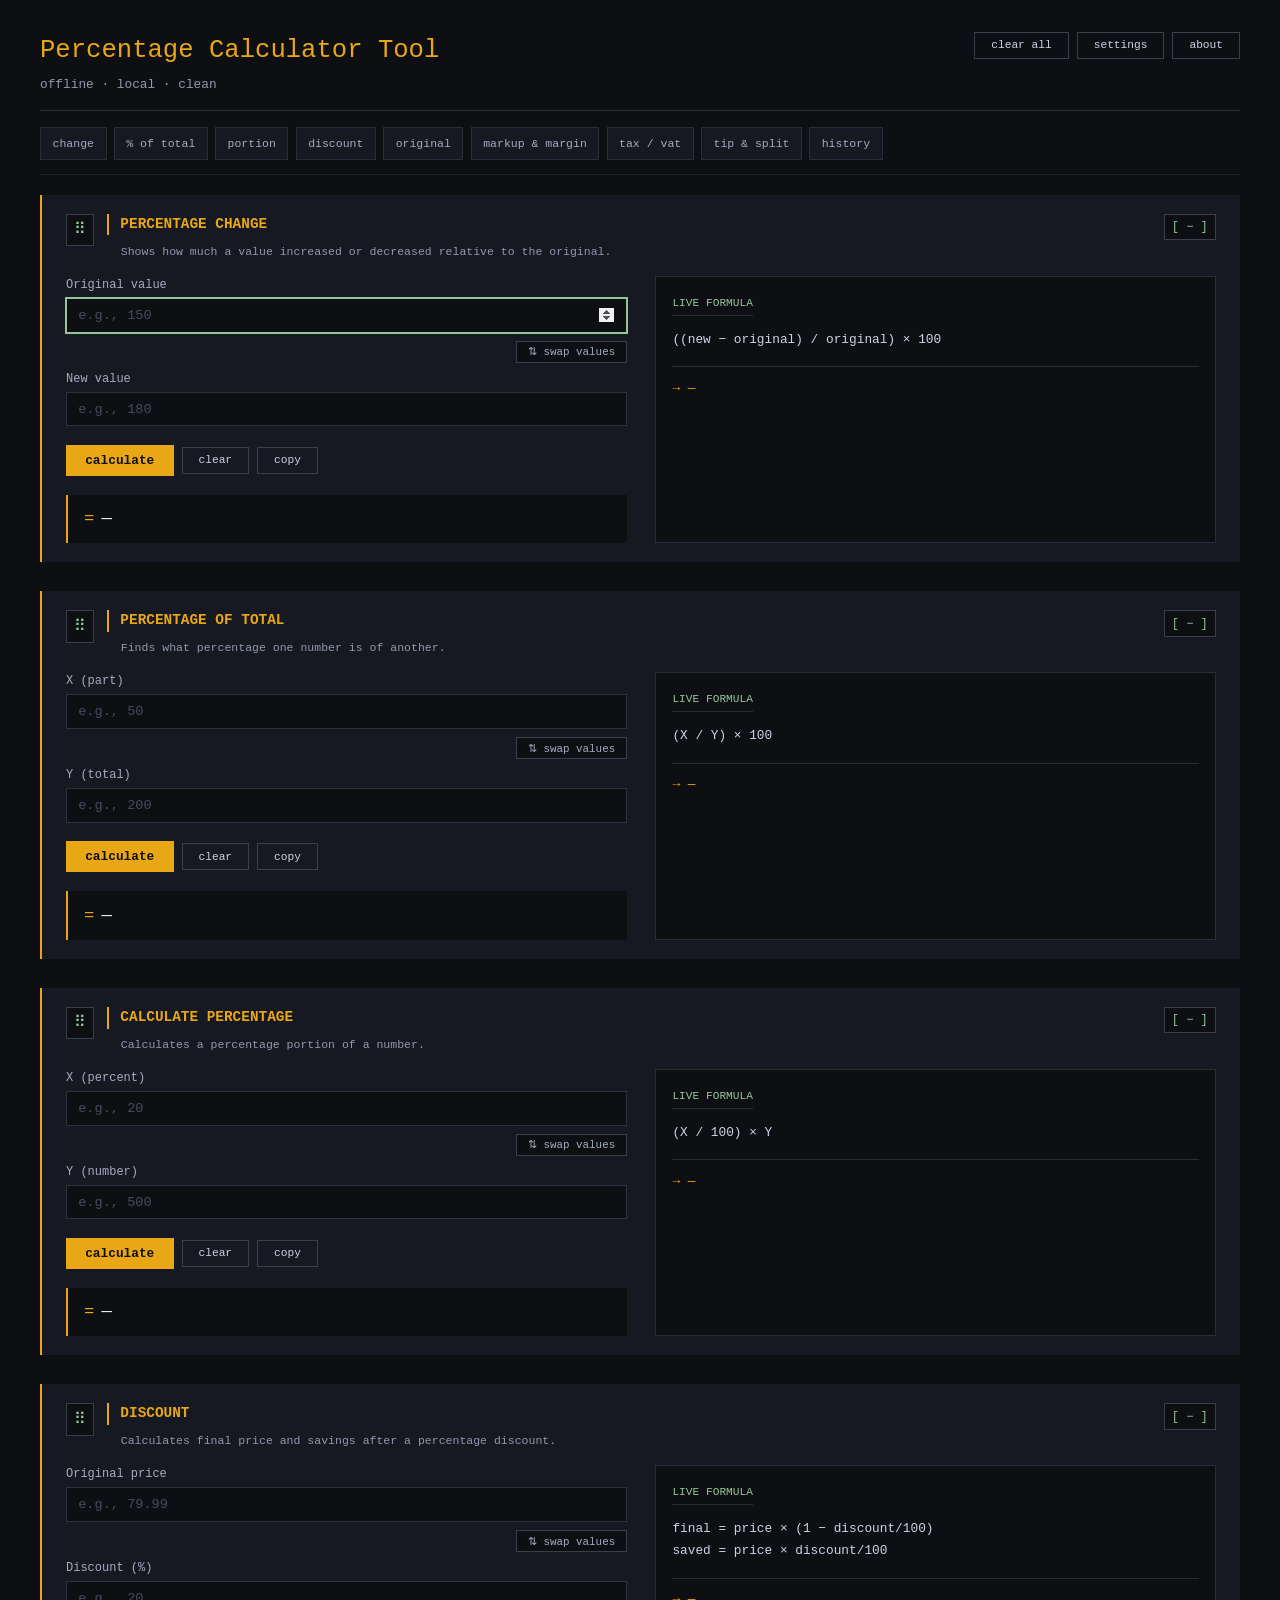
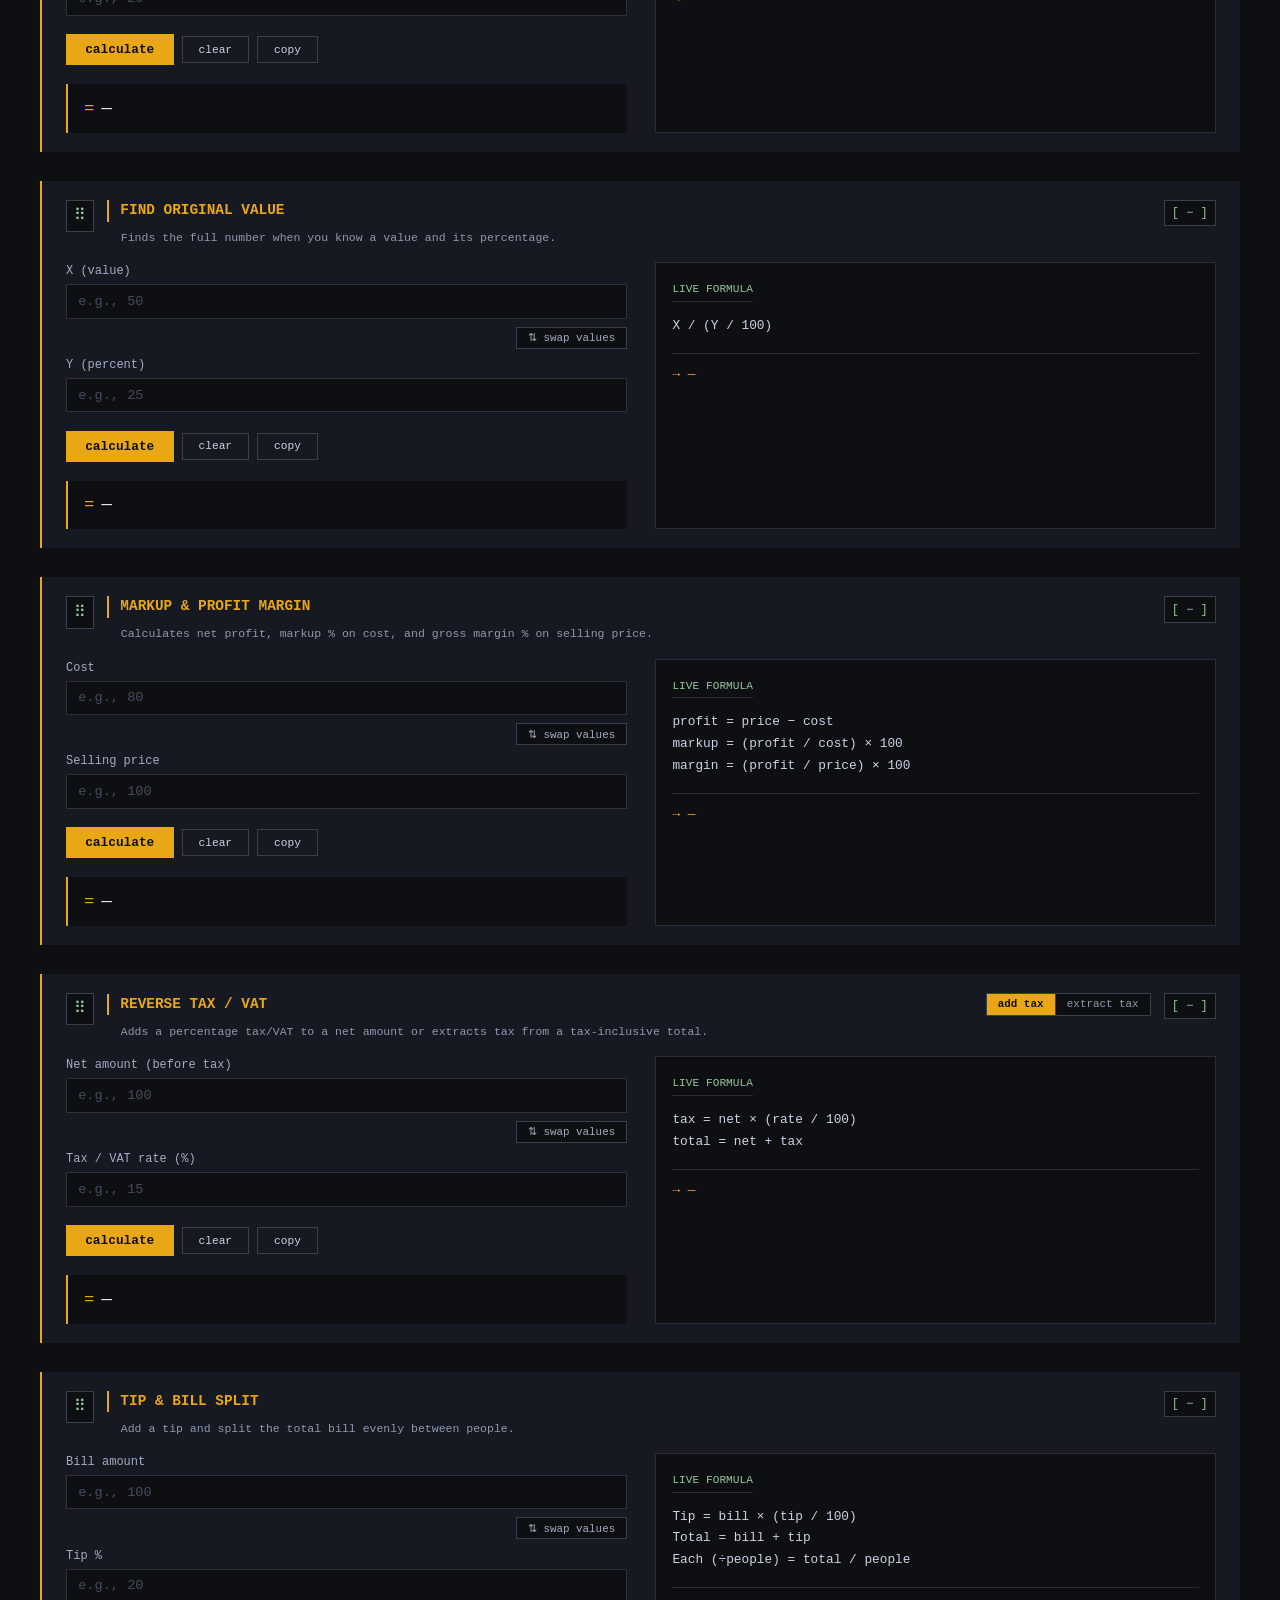
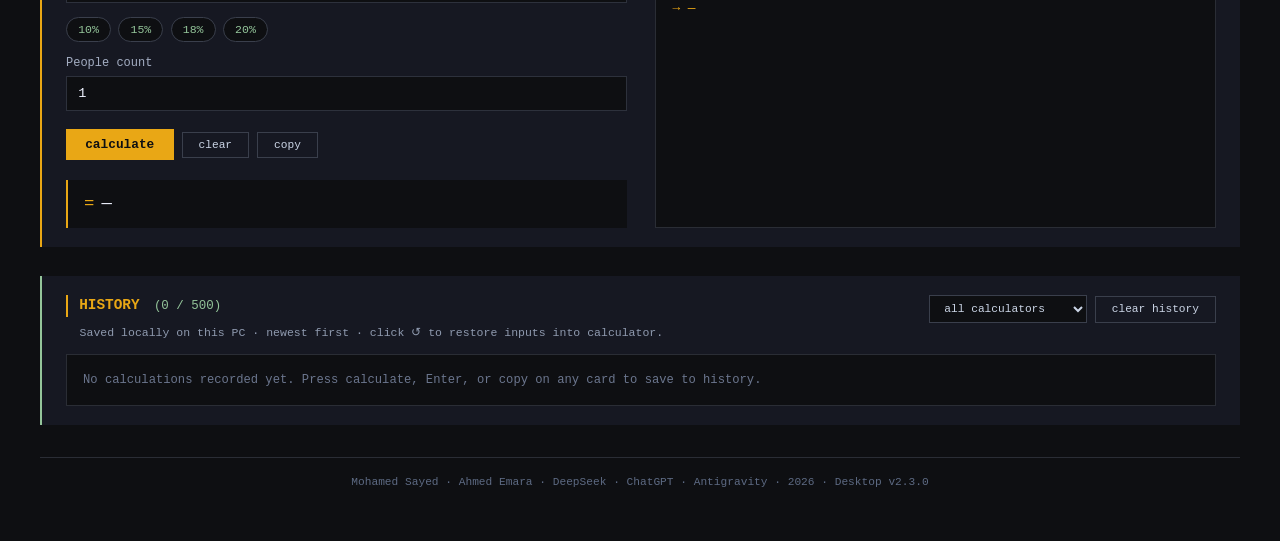
<file: ui/index.html>
<!DOCTYPE html>
<html lang="en">
<head>
  <meta charset="UTF-8">
  <meta name="viewport" content="width=device-width, initial-scale=1.0">
  <meta name="referrer" content="no-referrer">
  <title>percent • terminal utility</title>
  <link rel="stylesheet" href="./styles.css">
  <script type="module" src="./main.js"></script>
</head>
<body>
<div class="app">
  <div class="header">
    <div class="header-row">
      <div>
        <h1>Percentage Calculator Tool</h1>
        <p>offline · local · clean</p>
      </div>
      <div class="header-actions">
        <button class="utility-btn" id="clearAllBtn" type="button">clear all</button>
        <button class="utility-btn" id="settingsBtn" type="button">settings</button>
        <button class="utility-btn" id="aboutBtn" type="button">about</button>
      </div>
    </div>
  </div>

  <div class="update-banner hidden" id="updateBanner" role="status" aria-live="polite">
    <div class="update-banner-text" id="updateBannerText">A new version is available on GitHub Releases.</div>
    <div class="update-banner-actions">
      <button class="calc-btn update-action-btn" id="openUpdateBannerBtn" type="button">open release page</button>
      <button class="copy-btn update-action-btn" id="copyUpdateBannerBtn" type="button">copy link</button>
      <button class="reset-btn update-action-btn" id="dismissUpdateBannerBtn" type="button">dismiss</button>
    </div>
  </div>

  <nav class="quick-nav" aria-label="Jump to calculator">
    <a class="quick-link" href="#card-change" data-calc="change">change</a>
    <a class="quick-link" href="#card-percent" data-calc="percent">% of total</a>
    <a class="quick-link" href="#card-what" data-calc="what">portion</a>
    <a class="quick-link" href="#card-discount" data-calc="discount">discount</a>
    <a class="quick-link" href="#card-base" data-calc="base">original</a>
    <a class="quick-link" href="#card-markup" data-calc="markup">markup &amp; margin</a>
    <a class="quick-link" href="#card-tax" data-calc="tax">tax / vat</a>
    <a class="quick-link" href="#card-tip" data-calc="tip">tip &amp; split</a>
    <a class="quick-link" href="#historySection">history</a>
  </nav>

  <div id="cardsContainer">
    <div class="calc-section" id="card-change" data-calc="change">
      <div class="calc-card-header">
        <button class="drag-handle" type="button" aria-label="Drag to reorder Percentage Change" title="Drag to reorder">⠿</button>
        <div class="calc-card-heading">
          <div class="section-title">Percentage Change</div>
          <div class="section-subtitle">Shows how much a value increased or decreased relative to the original.</div>
        </div>
        <button class="collapse-btn" type="button" aria-expanded="true" aria-controls="card-change-body">[ − ]</button>
      </div>
      <div class="calc-card-body" id="card-change-body">
        <div class="calc-grid">
          <div class="left-panel">
            <div class="input-row">
              <label for="changeOrig">Original value</label>
              <input type="number" id="changeOrig" placeholder="e.g., 150" step="any">
            </div>
            <div class="swap-row">
              <button class="swap-btn" id="swapChangeBtn" type="button" title="Swap original and new values">⇅ swap values</button>
            </div>
            <div class="input-row">
              <label for="changeNew">New value</label>
              <input type="number" id="changeNew" placeholder="e.g., 180" step="any">
            </div>

            <div class="button-group">
              <button class="calc-btn" id="calcChangeBtn" type="button">calculate</button>
              <button class="reset-btn" id="resetChangeBtn" type="button">clear</button>
              <button class="copy-btn" id="copyChangeBtn" type="button">copy</button>
            </div>

            <div class="result" id="changeResult">—</div>
          </div>

          <div class="right-panel">
            <div class="formula-title">live formula</div>
            <div class="live-formula" id="changeLiveFormula">((new − original) / original) × 100</div>
            <div class="live-result" id="changeLiveResult">→ —</div>
          </div>
        </div>
      </div>
    </div>

    <div class="calc-section" id="card-percent" data-calc="percent">
      <div class="calc-card-header">
        <button class="drag-handle" type="button" aria-label="Drag to reorder Percentage of Total" title="Drag to reorder">⠿</button>
        <div class="calc-card-heading">
          <div class="section-title">Percentage of Total</div>
          <div class="section-subtitle">Finds what percentage one number is of another.</div>
        </div>
        <button class="collapse-btn" type="button" aria-expanded="true" aria-controls="card-percent-body">[ − ]</button>
      </div>
      <div class="calc-card-body" id="card-percent-body">
        <div class="calc-grid">
          <div class="left-panel">
            <div class="input-row">
              <label for="isWhatX">X (part)</label>
              <input type="number" id="isWhatX" placeholder="e.g., 50" step="any">
            </div>
            <div class="swap-row">
              <button class="swap-btn" id="swapPercentBtn" type="button" title="Swap X and Y values">⇅ swap values</button>
            </div>
            <div class="input-row">
              <label for="isWhatY">Y (total)</label>
              <input type="number" id="isWhatY" placeholder="e.g., 200" step="any">
            </div>

            <div class="button-group">
              <button class="calc-btn" id="calcPercentBtn" type="button">calculate</button>
              <button class="reset-btn" id="resetPercentBtn" type="button">clear</button>
              <button class="copy-btn" id="copyPercentBtn" type="button">copy</button>
            </div>

            <div class="result" id="percentResult">—</div>
          </div>

          <div class="right-panel">
            <div class="formula-title">live formula</div>
            <div class="live-formula" id="percentLiveFormula">(X / Y) × 100</div>
            <div class="live-result" id="percentLiveResult">→ —</div>
          </div>
        </div>
      </div>
    </div>

    <div class="calc-section" id="card-what" data-calc="what">
      <div class="calc-card-header">
        <button class="drag-handle" type="button" aria-label="Drag to reorder Calculate Percentage" title="Drag to reorder">⠿</button>
        <div class="calc-card-heading">
          <div class="section-title">Calculate Percentage</div>
          <div class="section-subtitle">Calculates a percentage portion of a number.</div>
        </div>
        <button class="collapse-btn" type="button" aria-expanded="true" aria-controls="card-what-body">[ − ]</button>
      </div>
      <div class="calc-card-body" id="card-what-body">
        <div class="calc-grid">
          <div class="left-panel">
            <div class="input-row">
              <label for="whatX">X (percent)</label>
              <input type="number" id="whatX" placeholder="e.g., 20" step="any">
            </div>
            <div class="swap-row">
              <button class="swap-btn" id="swapWhatBtn" type="button" title="Swap X and Y values">⇅ swap values</button>
            </div>
            <div class="input-row">
              <label for="whatY">Y (number)</label>
              <input type="number" id="whatY" placeholder="e.g., 500" step="any">
            </div>

            <div class="button-group">
              <button class="calc-btn" id="calcWhatBtn" type="button">calculate</button>
              <button class="reset-btn" id="resetWhatBtn" type="button">clear</button>
              <button class="copy-btn" id="copyWhatBtn" type="button">copy</button>
            </div>

            <div class="result" id="whatResult">—</div>
          </div>

          <div class="right-panel">
            <div class="formula-title">live formula</div>
            <div class="live-formula" id="whatLiveFormula">(X / 100) × Y</div>
            <div class="live-result" id="whatLiveResult">→ —</div>
          </div>
        </div>
      </div>
    </div>

    <div class="calc-section" id="card-discount" data-calc="discount">
      <div class="calc-card-header">
        <button class="drag-handle" type="button" aria-label="Drag to reorder Discount" title="Drag to reorder">⠿</button>
        <div class="calc-card-heading">
          <div class="section-title">Discount</div>
          <div class="section-subtitle">Calculates final price and savings after a percentage discount.</div>
        </div>
        <button class="collapse-btn" type="button" aria-expanded="true" aria-controls="card-discount-body">[ − ]</button>
      </div>
      <div class="calc-card-body" id="card-discount-body">
        <div class="calc-grid">
          <div class="left-panel">
            <div class="input-row">
              <label for="discountPrice">Original price</label>
              <input type="number" id="discountPrice" placeholder="e.g., 79.99" step="any">
            </div>
            <div class="swap-row">
              <button class="swap-btn" id="swapDiscountBtn" type="button" title="Swap price and discount values">⇅ swap values</button>
            </div>
            <div class="input-row">
              <label for="discountPercent">Discount (%)</label>
              <input type="number" id="discountPercent" placeholder="e.g., 20" step="any">
            </div>

            <div class="button-group">
              <button class="calc-btn" id="calcDiscountBtn" type="button">calculate</button>
              <button class="reset-btn" id="resetDiscountBtn" type="button">clear</button>
              <button class="copy-btn" id="copyDiscountBtn" type="button">copy</button>
            </div>

            <div class="result" id="discountResult">—</div>
          </div>

          <div class="right-panel">
            <div class="formula-title">live formula</div>
            <div class="live-formula" id="discountLiveFormula">final = price × (1 − discount/100)<br>saved = price × discount/100</div>
            <div class="live-result" id="discountLiveResult">→ —</div>
          </div>
        </div>
      </div>
    </div>

    <div class="calc-section" id="card-base" data-calc="base">
      <div class="calc-card-header">
        <button class="drag-handle" type="button" aria-label="Drag to reorder Find Original Value" title="Drag to reorder">⠿</button>
        <div class="calc-card-heading">
          <div class="section-title">Find Original Value</div>
          <div class="section-subtitle">Finds the full number when you know a value and its percentage.</div>
        </div>
        <button class="collapse-btn" type="button" aria-expanded="true" aria-controls="card-base-body">[ − ]</button>
      </div>
      <div class="calc-card-body" id="card-base-body">
        <div class="calc-grid">
          <div class="left-panel">
            <div class="input-row">
              <label for="baseX">X (value)</label>
              <input type="number" id="baseX" placeholder="e.g., 50" step="any">
            </div>
            <div class="swap-row">
              <button class="swap-btn" id="swapBaseBtn" type="button" title="Swap X and Y values">⇅ swap values</button>
            </div>
            <div class="input-row">
              <label for="baseY">Y (percent)</label>
              <input type="number" id="baseY" placeholder="e.g., 25" step="any">
            </div>

            <div class="button-group">
              <button class="calc-btn" id="calcBaseBtn" type="button">calculate</button>
              <button class="reset-btn" id="resetBaseBtn" type="button">clear</button>
              <button class="copy-btn" id="copyBaseBtn" type="button">copy</button>
            </div>

            <div class="result" id="baseResult">—</div>
          </div>

          <div class="right-panel">
            <div class="formula-title">live formula</div>
            <div class="live-formula" id="baseLiveFormula">X / (Y / 100)</div>
            <div class="live-result" id="baseLiveResult">→ —</div>
          </div>
        </div>
      </div>
    </div>

    <div class="calc-section" id="card-markup" data-calc="markup">
      <div class="calc-card-header">
        <button class="drag-handle" type="button" aria-label="Drag to reorder Markup &amp; Profit Margin" title="Drag to reorder">⠿</button>
        <div class="calc-card-heading">
          <div class="section-title">Markup &amp; Profit Margin</div>
          <div class="section-subtitle">Calculates net profit, markup % on cost, and gross margin % on selling price.</div>
        </div>
        <button class="collapse-btn" type="button" aria-expanded="true" aria-controls="card-markup-body">[ − ]</button>
      </div>
      <div class="calc-card-body" id="card-markup-body">
        <div class="calc-grid">
          <div class="left-panel">
            <div class="input-row">
              <label for="markupCost">Cost</label>
              <input type="number" id="markupCost" placeholder="e.g., 80" step="any">
            </div>
            <div class="swap-row">
              <button class="swap-btn" id="swapMarkupBtn" type="button" title="Swap cost and selling price">⇅ swap values</button>
            </div>
            <div class="input-row">
              <label for="markupPrice">Selling price</label>
              <input type="number" id="markupPrice" placeholder="e.g., 100" step="any">
            </div>

            <div class="button-group">
              <button class="calc-btn" id="calcMarkupBtn" type="button">calculate</button>
              <button class="reset-btn" id="resetMarkupBtn" type="button">clear</button>
              <button class="copy-btn" id="copyMarkupBtn" type="button">copy</button>
            </div>

            <div class="result" id="markupResult">—</div>
          </div>

          <div class="right-panel">
            <div class="formula-title">live formula</div>
            <div class="live-formula" id="markupLiveFormula">profit = price − cost<br>markup = (profit / cost) × 100<br>margin = (profit / price) × 100</div>
            <div class="live-result" id="markupLiveResult">→ —</div>
          </div>
        </div>
      </div>
    </div>

    <div class="calc-section" id="card-tax" data-calc="tax">
      <div class="calc-card-header">
        <button class="drag-handle" type="button" aria-label="Drag to reorder Reverse Tax / VAT" title="Drag to reorder">⠿</button>
        <div class="calc-card-heading">
          <div class="section-title-row">
            <div class="section-title">Reverse Tax / VAT</div>
            <div class="mode-toggle" role="group" aria-label="Tax calculation mode">
              <button class="mode-btn active" id="taxModeAddBtn" data-mode="add" type="button">add tax</button>
              <button class="mode-btn" id="taxModeExtractBtn" data-mode="extract" type="button">extract tax</button>
            </div>
          </div>
          <div class="section-subtitle" id="taxSubtitle">Adds a percentage tax/VAT to a net amount or extracts tax from a tax-inclusive total.</div>
        </div>
        <button class="collapse-btn" type="button" aria-expanded="true" aria-controls="card-tax-body">[ − ]</button>
      </div>
      <div class="calc-card-body" id="card-tax-body">
        <div class="calc-grid">
          <div class="left-panel">
            <div class="input-row">
              <label for="taxAmount" id="taxAmountLabel">Net amount (before tax)</label>
              <input type="number" id="taxAmount" placeholder="e.g., 100" step="any">
            </div>
            <div class="swap-row">
              <button class="swap-btn" id="swapTaxBtn" type="button" title="Swap amount and tax rate">⇅ swap values</button>
            </div>
            <div class="input-row">
              <label for="taxRate">Tax / VAT rate (%)</label>
              <input type="number" id="taxRate" placeholder="e.g., 15" step="any">
            </div>

            <div class="button-group">
              <button class="calc-btn" id="calcTaxBtn" type="button">calculate</button>
              <button class="reset-btn" id="resetTaxBtn" type="button">clear</button>
              <button class="copy-btn" id="copyTaxBtn" type="button">copy</button>
            </div>

            <div class="result" id="taxResult">—</div>
          </div>

          <div class="right-panel">
            <div class="formula-title">live formula</div>
            <div class="live-formula" id="taxLiveFormula">tax = net × (rate / 100)<br>total = net + tax</div>
            <div class="live-result" id="taxLiveResult">→ —</div>
          </div>
        </div>
      </div>
    </div>

    <div class="calc-section" id="card-tip" data-calc="tip">
      <div class="calc-card-header">
        <button class="drag-handle" type="button" aria-label="Drag to reorder Tip &amp; Bill Split" title="Drag to reorder">⠿</button>
        <div class="calc-card-heading">
          <div class="section-title">Tip &amp; Bill Split</div>
          <div class="section-subtitle">Add a tip and split the total bill evenly between people.</div>
        </div>
        <button class="collapse-btn" type="button" aria-expanded="true" aria-controls="card-tip-body">[ − ]</button>
      </div>
      <div class="calc-card-body" id="card-tip-body">
        <div class="calc-grid">
          <div class="left-panel">
            <div class="input-row">
              <label for="tipBill">Bill amount</label>
              <input type="number" id="tipBill" placeholder="e.g., 100" step="any">
            </div>
            <div class="swap-row">
              <button class="swap-btn" id="swapTipBtn" type="button" title="Swap bill amount and tip percentage">⇅ swap values</button>
            </div>
            <div class="input-row">
              <label for="tipPercent">Tip %</label>
              <input type="number" id="tipPercent" placeholder="e.g., 20" step="any">
            </div>
            <div class="preset-row" role="group" aria-label="Tip percentage presets">
              <button class="preset-btn" type="button" data-tip="10">10%</button>
              <button class="preset-btn" type="button" data-tip="15">15%</button>
              <button class="preset-btn" type="button" data-tip="18">18%</button>
              <button class="preset-btn" type="button" data-tip="20">20%</button>
            </div>
            <div class="input-row">
              <label for="tipPeople">People count</label>
              <input type="number" id="tipPeople" step="1" min="1" value="1">
            </div>
            <div class="button-group">
              <button class="calc-btn" id="calcTipBtn" type="button">calculate</button>
              <button class="reset-btn" id="resetTipBtn" type="button">clear</button>
              <button class="copy-btn" id="copyTipBtn" type="button">copy</button>
            </div>
            <div class="result" id="tipResult">—</div>
          </div>
          <div class="right-panel">
            <div class="formula-title">live formula</div>
            <div class="live-formula" id="tipLiveFormula">Tip = bill × (tip / 100)<br>Total = bill + tip<br>Each (÷people) = total / people</div>
            <div class="live-result" id="tipLiveResult">→ —</div>
          </div>
        </div>
      </div>
    </div>
  </div>

  <div class="calc-section history-section" id="historySection">
    <div class="history-header">
      <div>
        <div class="section-title">History <span class="history-count" id="historyCount">(0 / 500)</span></div>
        <div class="section-subtitle history-subtitle">Saved locally on this PC · newest first · click ↺ to restore inputs into calculator.</div>
      </div>
      <div class="history-actions">
        <select class="history-filter" id="historyFilter" aria-label="Filter history by calculator">
          <option value="all">all calculators</option>
          <option value="change">percentage change</option>
          <option value="percent">% of total</option>
          <option value="what">calculate %</option>
          <option value="discount">discount</option>
          <option value="base">find original</option>
          <option value="markup">markup &amp; margin</option>
          <option value="tax">reverse tax / vat</option>
          <option value="tip">tip &amp; split</option>
        </select>
        <button class="reset-btn" id="clearHistoryBtn" type="button">clear history</button>
        <div class="confirm-group hidden" id="clearHistoryConfirm">
          <span class="confirm-label">clear all saved history?</span>
          <button class="calc-btn confirm-yes-btn" id="confirmClearHistoryBtn" type="button">yes, clear</button>
          <button class="reset-btn" id="cancelClearHistoryBtn" type="button">cancel</button>
        </div>
      </div>
    </div>
    <div class="history-list" id="historyList">
      <div class="history-empty">No calculations recorded yet. Press calculate, Enter, or copy on any card to save to history.</div>
    </div>
  </div>

  <footer>Mohamed Sayed · Ahmed Emara · DeepSeek · ChatGPT · Antigravity · 2026 · <span id="appVersion">Desktop v2.3.0</span></footer>
</div>

<div class="modal-backdrop hidden" id="aboutModal" role="dialog" aria-modal="true" aria-labelledby="aboutModalTitle">
  <div class="modal-card">
    <div class="modal-header">
      <div class="modal-title" id="aboutModalTitle">ABOUT // PERCENTAGE CALCULATOR TOOL</div>
      <button class="modal-close-x" id="closeAboutXBtn" type="button" aria-label="Close About dialog">[ × ]</button>
    </div>

    <div class="about-identity">
      <div class="about-icon-badge" aria-hidden="true">%</div>
      <div>
        <div class="about-app-name" id="aboutAppName">Percentage Calculator Tool</div>
        <div class="about-version-pill" id="aboutVersionPill">Desktop v2.3.0 · Tauri v2 + Rust</div>
      </div>
    </div>

    <div class="about-box">
      <div class="about-box-title">CREDITS</div>
      <div class="credits-row" id="aboutCreatorsRow">
        <span class="credit-pill credit-pill-gold">Mohamed Sayed</span>
        <span class="credit-dot">·</span>
        <span class="credit-pill credit-pill-gold">Ahmed Emara</span>
      </div>
      <div class="credits-row" id="aboutAiRow">
        <span class="credit-pill credit-pill-slate">DeepSeek</span>
        <span class="credit-dot">·</span>
        <span class="credit-pill credit-pill-slate">ChatGPT</span>
        <span class="credit-dot">·</span>
        <span class="credit-pill credit-pill-slate">Antigravity</span>
      </div>
    </div>

    <div class="about-box">
      <div class="about-box-title">PRIVACY &amp; RUNTIME</div>
      <div class="privacy-indicators">
        <span class="privacy-badge">● 100% Offline</span>
        <span class="privacy-badge">● Zero Telemetry</span>
        <span class="privacy-badge">● Local Rust Engine</span>
      </div>
      <p class="about-privacy-text" id="aboutPrivacyText">All calculations run 100% locally in Rust with zero telemetry. History is stored only on this PC and can be cleared anytime. Optional GitHub Releases update checks can be toggled in Settings.</p>
    </div>

    <div class="about-box">
      <div class="about-box-title">OFFICIAL WEB APP (PWA)</div>
      <p class="about-privacy-text">Use or install on iPhone Safari or Android Chrome (100% offline):</p>
      <div class="about-url-row">
        <span class="about-url-text" id="webAppUrlText">https://ciphervaults.github.io/Percentage-Calculator-Tool/</span>
        <button class="copy-btn" id="copyWebUrlBtn" type="button">copy link</button>
      </div>
    </div>

    <div class="modal-footer">
      <button class="calc-btn" id="closeAboutBtn" type="button">close [esc]</button>
    </div>
  </div>
</div>

<div class="modal-backdrop hidden" id="settingsModal" role="dialog" aria-modal="true" aria-labelledby="settingsModalTitle">
  <div class="modal-card">
    <div class="modal-header">
      <div class="modal-title" id="settingsModalTitle">SETTINGS // PREFERENCES &amp; UPDATES</div>
      <button class="modal-close-x" id="closeSettingsXBtn" type="button" aria-label="Close Settings dialog">[ × ]</button>
    </div>

    <div class="about-box">
      <div class="about-box-title">UPDATES</div>
      <label class="settings-toggle-row" for="autoUpdateToggle">
        <input class="settings-checkbox" type="checkbox" id="autoUpdateToggle" checked>
        <span>Check GitHub Releases automatically on startup</span>
      </label>
      <p class="about-privacy-text">Checks only the official GitHub Releases API when enabled or manually triggered. Disable anytime to stay 100% offline on launch.</p>
      <div class="settings-actions-row">
        <button class="calc-btn" id="checkUpdatesNowBtn" type="button">check for updates now</button>
        <button class="utility-btn" id="openReleasePageBtn" type="button">open github releases</button>
        <button class="copy-btn" id="copyReleaseUrlBtn" type="button">copy release link</button>
      </div>
      <div class="update-status-text" id="updateStatusText">Not checked yet in this session.</div>
    </div>

    <div class="about-box">
      <div class="about-box-title">LAYOUT</div>
      <button class="utility-btn" id="resetLayoutBtn" type="button">reset card order &amp; expand all</button>
    </div>

    <div class="modal-footer">
      <button class="calc-btn" id="closeSettingsBtn" type="button">close [esc]</button>
    </div>
  </div>
</div>
</body>
</html>
</file>
<file: ui/styles.css>
* {
  margin: 0;
  padding: 0;
  box-sizing: border-box;
}

html {
  scroll-behavior: smooth;
}

body {
  background: #0E0F12;
  font-family: 'SF Mono', 'Fira Code', 'Cascadia Code', 'JetBrains Mono', monospace;
  line-height: 1.5;
  color: #e2e4e8;
  padding: 2rem 1rem;
}

.hidden {
  display: none !important;
}

.app {
  max-width: 1200px;
  margin: 0 auto;
}

.header {
  margin-bottom: 1rem;
  border-bottom: 1px solid #2a2d35;
  padding-bottom: 1rem;
}

.header-row {
  display: flex;
  justify-content: space-between;
  gap: 1rem;
  align-items: flex-start;
}

.header h1 {
  font-size: 1.6rem;
  font-weight: 500;
  letter-spacing: 0;
  color: #E9A715;
}

.header p {
  font-size: 0.8rem;
  color: #8f9aaf;
  margin-top: 0.3rem;
}

.header-actions {
  display: flex;
  gap: 0.5rem;
  flex-wrap: wrap;
  justify-content: flex-end;
}

.quick-nav {
  display: flex;
  gap: 0.45rem;
  flex-wrap: wrap;
  padding: 0 0 0.85rem 0;
  margin-bottom: 1.25rem;
  border-bottom: 1px solid #1e222d;
}

.quick-link {
  background: #161822;
  border: 1px solid #2a2d35;
  color: #a3adc2;
  text-decoration: none;
  font-family: 'SF Mono', 'Fira Code', 'Cascadia Code', 'JetBrains Mono', monospace;
  font-size: 0.72rem;
  padding: 0.42rem 0.72rem;
  white-space: nowrap;
  flex-shrink: 0;
  transition: border-color 0.1s ease, color 0.1s ease;
}

.quick-link:hover,
.quick-link:focus-visible {
  border-color: #E9A715;
  color: #E9A715;
  outline: none;
}

.calc-section {
  background: #161822;
  margin-bottom: 1.8rem;
  padding: 1.2rem 1.5rem;
  border-left: 2px solid #E9A715;
  scroll-margin-top: 1rem;
  transition: border-left-color 0.12s ease, background 0.12s ease;
}

.calc-section:hover {
  border-left-color: #94C59A;
}

.calc-section.card-restored {
  border-left-color: #94C59A;
  background: #1b202d;
  box-shadow: inset 0 0 0 1px rgba(148, 197, 154, 0.45);
}

.calc-card-header {
  display: flex;
  align-items: flex-start;
  gap: 0.8rem;
  margin-bottom: 1rem;
}

.calc-card-heading {
  flex: 1;
  min-width: 0;
}

.calc-card-heading .section-subtitle {
  margin-bottom: 0;
}

.drag-handle,
.collapse-btn {
  flex-shrink: 0;
  background: #0E0F12;
  border: 1px solid #3a3f4c;
  color: #94C59A;
  font: inherit;
  line-height: 1.5;
  padding: 0.2rem 0.45rem;
}

.drag-handle {
  touch-action: none;
  cursor: grab;
  user-select: none;
}

.drag-handle:active {
  cursor: grabbing;
}

.collapse-btn {
  cursor: pointer;
  white-space: nowrap;
  font-size: 0.75rem;
}

.drag-handle:hover,
.collapse-btn:hover,
.drag-handle:focus-visible,
.collapse-btn:focus-visible {
  color: #E9A715;
  border-color: #E9A715;
  outline: 1px solid #E9A715;
  outline-offset: 2px;
}

.calc-section.card-collapsed .calc-card-body {
  display: none;
}

.calc-section.card-collapsed .calc-card-header {
  margin-bottom: 0;
}

.calc-section.card-dragging {
  opacity: 0.55;
  border-left-color: #94C59A;
}

.calc-section.card-drop-before {
  box-shadow: 0 -3px 0 #E9A715;
}

.calc-section.card-drop-after {
  box-shadow: 0 3px 0 #E9A715;
}

.preset-row {
  display: flex;
  flex-wrap: wrap;
  gap: 0.45rem;
  margin: 0.2rem 0 0.75rem;
}

.preset-btn {
  background: #0E0F12;
  border: 1px solid #3a3f4c;
  border-radius: 999px;
  color: #94C59A;
  font: inherit;
  font-size: 0.72rem;
  padding: 0.2rem 0.7rem;
  cursor: pointer;
}

.preset-btn:hover,
.preset-btn:focus-visible {
  background: #161822;
  border-color: #E9A715;
  color: #E9A715;
  outline: 1px solid #E9A715;
  outline-offset: 2px;
}

.update-banner {
  background: #161822;
  border: 1px solid #3a3f4c;
  border-left: 3px solid #94C59A;
  padding: 0.75rem 1rem;
  margin-bottom: 1.1rem;
  display: flex;
  align-items: center;
  justify-content: space-between;
  gap: 0.85rem;
  flex-wrap: wrap;
}

.update-banner-text {
  font-size: 0.78rem;
  color: #eef2ff;
}

.update-banner-actions {
  display: flex;
  align-items: center;
  gap: 0.45rem;
  flex-wrap: wrap;
}

.update-action-btn {
  padding: 0.34rem 0.75rem;
  font-size: 0.7rem;
}

.calc-grid {
  display: grid;
  grid-template-columns: 1fr 1fr;
  gap: 1.8rem;
}

.left-panel {
  display: flex;
  flex-direction: column;
}

.section-title-row {
  display: flex;
  justify-content: space-between;
  align-items: center;
  gap: 0.75rem;
  flex-wrap: wrap;
  margin-bottom: 0.45rem;
}

.section-title {
  font-size: 0.9rem;
  font-weight: 600;
  letter-spacing: 0;
  text-transform: uppercase;
  color: #E9A715;
  margin-bottom: 0.45rem;
  border-left: 2px solid #E9A715;
  padding-left: 0.7rem;
}

.section-title-row .section-title {
  margin-bottom: 0;
}

.section-subtitle {
  font-size: 0.72rem;
  color: #8f9aaf;
  margin-bottom: 1rem;
  padding-left: 0.85rem;
}

.input-row {
  margin-bottom: 0.65rem;
}

.input-row label {
  display: block;
  font-size: 0.75rem;
  font-weight: 500;
  color: #a3adc2;
  margin-bottom: 0.25rem;
  letter-spacing: 0;
}

.input-row input {
  width: 100%;
  background: #0E0F12;
  border: 1px solid #2d313c;
  border-radius: 0;
  padding: 0.55rem 0.7rem;
  font-size: 0.85rem;
  font-family: 'SF Mono', monospace;
  color: #eef2ff;
  outline: none;
  transition: border-color 0.1s ease, box-shadow 0.1s ease;
}

.input-row input:focus {
  border-color: #94C59A;
  box-shadow: 0 0 0 1px #94C59A;
}

.input-row input::placeholder {
  color: #454c5e;
}

.swap-row {
  display: flex;
  justify-content: flex-end;
  margin: -0.15rem 0 0.45rem 0;
}

.swap-btn {
  background: #0E0F12;
  border: 1px solid #3a3f4c;
  color: #a3adc2;
  font-family: 'SF Mono', monospace;
  font-size: 0.68rem;
  padding: 0.22rem 0.65rem;
  cursor: pointer;
  transition: border-color 0.1s ease, color 0.1s ease;
}

.swap-btn:hover {
  border-color: #E9A715;
  color: #E9A715;
}

.mode-toggle {
  display: inline-flex;
  border: 1px solid #3a3f4c;
  background: #0E0F12;
}

.mode-btn {
  background: transparent;
  border: none;
  color: #8f9aaf;
  font-family: 'SF Mono', monospace;
  font-size: 0.68rem;
  padding: 0.28rem 0.7rem;
  cursor: pointer;
  transition: background 0.1s ease, color 0.1s ease;
}

.mode-btn + .mode-btn {
  border-left: 1px solid #3a3f4c;
}

.mode-btn:hover {
  color: #eef2ff;
}

.mode-btn.active {
  background: #E9A715;
  color: #0E0F12;
  font-weight: 600;
}

.button-group {
  display: flex;
  gap: 0.5rem;
  align-items: center;
  margin: 0.5rem 0 1rem 0;
  flex-wrap: wrap;
}

.calc-btn {
  background: #E9A715;
  border: none;
  color: #0E0F12;
  font-family: 'SF Mono', monospace;
  font-weight: 600;
  font-size: 0.8rem;
  padding: 0.5rem 1.2rem;
  cursor: pointer;
  width: auto;
  letter-spacing: 0;
  transition: opacity 0.1s ease;
}

.calc-btn:hover {
  opacity: 0.9;
}

.reset-btn,
.copy-btn,
.utility-btn {
  background: transparent;
  border: 1px solid #3a3f4c;
  color: #cbd5e6;
  font-family: 'SF Mono', monospace;
  font-size: 0.7rem;
  padding: 0.4rem 1rem;
  cursor: pointer;
  transition: border-color 0.1s ease, color 0.1s ease;
}

.reset-btn:hover,
.copy-btn:hover,
.utility-btn:hover {
  border-color: #E9A715;
  color: #E9A715;
}

.copy-btn.copied {
  border-color: #94C59A;
  color: #94C59A;
}

.result {
  background: #0E0F12;
  border-left: 2px solid #E9A715;
  padding: 0.7rem 1rem;
  font-size: 1.08rem;
  font-family: monospace;
  margin-top: 0.2rem;
  word-break: break-word;
  color: #eef2ff;
}

.result-prefix {
  color: #E9A715;
  margin-right: 0.45rem;
}

.error-text {
  color: #E9A715;
}

.right-panel {
  background: #0E0F12;
  padding: 1rem;
  border: 1px solid #2a2d35;
  font-size: 0.8rem;
}

.formula-title {
  font-size: 0.7rem;
  text-transform: uppercase;
  color: #94C59A;
  letter-spacing: 0;
  margin-bottom: 0.8rem;
  border-bottom: 1px solid #2a2d35;
  display: inline-block;
  padding-bottom: 0.2rem;
}

.live-formula {
  font-family: monospace;
  line-height: 1.7;
  color: #cbd5e6;
}

.live-result {
  margin-top: 1rem;
  padding-top: 0.7rem;
  border-top: 1px solid #2a2d35;
  color: #E9A715;
  font-weight: 500;
}

/* Persistent History Tape */
.history-section {
  border-left-color: #94C59A;
}

.history-header {
  display: flex;
  justify-content: space-between;
  align-items: flex-start;
  gap: 1rem;
  flex-wrap: wrap;
  margin-bottom: 0.8rem;
}

.history-count {
  color: #94C59A;
  font-weight: 500;
  font-size: 0.78rem;
  margin-left: 0.35rem;
}

.history-subtitle {
  margin-bottom: 0;
}

.history-actions {
  display: flex;
  align-items: center;
  gap: 0.5rem;
  flex-wrap: wrap;
}

.confirm-group {
  display: inline-flex;
  align-items: center;
  gap: 0.45rem;
  flex-wrap: wrap;
}

.confirm-label {
  font-size: 0.72rem;
  color: #E9A715;
}

.confirm-yes-btn {
  padding: 0.38rem 0.85rem;
  font-size: 0.7rem;
}

.history-list {
  background: #0E0F12;
  border: 1px solid #2a2d35;
  max-height: 320px;
  overflow-y: auto;
}

.history-empty {
  padding: 1rem;
  font-size: 0.76rem;
  color: #6b768e;
}

.history-item {
  display: flex;
  justify-content: space-between;
  align-items: center;
  gap: 0.8rem;
  padding: 0.6rem 0.9rem;
  border-bottom: 1px solid #1e222d;
  font-size: 0.78rem;
  flex-wrap: wrap;
}

.history-item:last-child {
  border-bottom: none;
}

.history-main {
  display: flex;
  align-items: baseline;
  gap: 0.6rem;
  flex-wrap: wrap;
  min-width: 0;
  flex: 1;
}

.history-time {
  color: #6b768e;
  font-size: 0.7rem;
}

.history-calc {
  color: #94C59A;
  font-weight: 600;
  font-size: 0.72rem;
  text-transform: uppercase;
}

.history-inputs {
  color: #cbd5e6;
}

.history-arrow {
  color: #E9A715;
}

.history-result {
  color: #eef2ff;
  font-weight: 600;
}

.history-row-actions {
  display: flex;
  gap: 0.4rem;
  align-items: center;
}

.history-row-actions .copy-btn,
.history-row-actions .reset-btn {
  padding: 0.25rem 0.65rem;
  font-size: 0.66rem;
}

.history-filter {
  background: #0E0F12;
  border: 1px solid #3a3f4c;
  color: #cbd5e6;
  font-family: 'SF Mono', monospace;
  font-size: 0.7rem;
  padding: 0.38rem 0.65rem;
  outline: none;
  cursor: pointer;
}

.history-filter:focus {
  border-color: #E9A715;
}

.history-delete-btn {
  padding: 0.25rem 0.52rem !important;
  color: #8f9aaf;
}

.history-delete-btn:hover {
  border-color: #E9A715;
  color: #E9A715;
}

.settings-toggle-row {
  display: flex;
  align-items: center;
  gap: 0.6rem;
  font-size: 0.78rem;
  color: #eef2ff;
  margin-bottom: 0.55rem;
  cursor: pointer;
}

.settings-checkbox {
  width: 15px;
  height: 15px;
  accent-color: #E9A715;
  cursor: pointer;
}

.settings-actions-row {
  display: flex;
  align-items: center;
  gap: 0.5rem;
  flex-wrap: wrap;
  margin-top: 0.85rem;
}

.update-status-text {
  margin-top: 0.75rem;
  font-size: 0.73rem;
  color: #94C59A;
  border-top: 1px solid #2a2d35;
  padding-top: 0.65rem;
}

.update-status-text.is-error {
  color: #E9A715;
}

/* Redesigned Dark Terminal About Modal */
.modal-backdrop {
  position: fixed;
  inset: 0;
  background: rgba(8, 9, 12, 0.78);
  display: flex;
  align-items: center;
  justify-content: center;
  padding: 1rem;
  z-index: 1000;
}

.modal-card {
  background: #161822;
  border: 1px solid #2a2d35;
  border-left: 3px solid #E9A715;
  max-width: 540px;
  width: 100%;
  padding: 1.4rem 1.6rem;
  box-shadow: 0 20px 50px rgba(0, 0, 0, 0.65);
}

.modal-header {
  display: flex;
  justify-content: space-between;
  align-items: center;
  gap: 1rem;
  margin-bottom: 1.1rem;
}

.modal-title {
  font-size: 0.82rem;
  font-weight: 600;
  color: #E9A715;
  letter-spacing: 0.03em;
  text-transform: uppercase;
}

.modal-close-x {
  background: transparent;
  border: none;
  color: #a3adc2;
  font-family: 'SF Mono', monospace;
  font-size: 0.82rem;
  cursor: pointer;
  padding: 0.15rem 0.35rem;
  transition: color 0.1s ease;
}

.modal-close-x:hover {
  color: #E9A715;
}

.about-identity {
  display: flex;
  align-items: center;
  gap: 1rem;
  margin-bottom: 1.15rem;
}

.about-icon-badge {
  width: 48px;
  height: 48px;
  background: #0E0F12;
  border: 1px solid #2d313c;
  color: #E9A715;
  font-size: 1.55rem;
  font-weight: 700;
  display: flex;
  align-items: center;
  justify-content: center;
  flex-shrink: 0;
}

.about-app-name {
  font-size: 1.05rem;
  font-weight: 600;
  color: #eef2ff;
  margin-bottom: 0.3rem;
}

.about-version-pill {
  display: inline-block;
  border: 1px solid #94C59A;
  color: #94C59A;
  background: rgba(148, 197, 154, 0.08);
  font-size: 0.7rem;
  padding: 0.12rem 0.55rem;
}

.about-box {
  background: #0E0F12;
  border: 1px solid #2a2d35;
  padding: 0.9rem 1rem;
  margin-bottom: 0.9rem;
}

.about-box-title {
  font-size: 0.72rem;
  font-weight: 600;
  color: #94C59A;
  text-transform: uppercase;
  margin-bottom: 0.65rem;
  letter-spacing: 0.03em;
}

.credits-row {
  display: flex;
  align-items: center;
  gap: 0.45rem;
  flex-wrap: wrap;
}

.credits-row + .credits-row {
  margin-top: 0.5rem;
}

.credit-pill {
  font-size: 0.76rem;
  padding: 0.18rem 0.6rem;
  border: 1px solid #3a3f4c;
}

.credit-pill-gold {
  background: rgba(233, 167, 21, 0.14);
  border-color: rgba(233, 167, 21, 0.45);
  color: #E9A715;
  font-weight: 600;
}

.credit-pill-slate {
  background: #161822;
  border-color: #3a3f4c;
  color: #e2e4e8;
}

.credit-dot {
  color: #6b768e;
  font-weight: 600;
}

.privacy-indicators {
  display: flex;
  gap: 0.9rem;
  flex-wrap: wrap;
  margin-bottom: 0.5rem;
}

.privacy-badge {
  color: #94C59A;
  font-size: 0.74rem;
  font-weight: 500;
}

.about-privacy-text {
  font-size: 0.73rem;
  color: #cbd5e6;
  line-height: 1.5;
}

.about-url-row {
  display: flex;
  align-items: center;
  justify-content: space-between;
  gap: 0.65rem;
  flex-wrap: wrap;
  margin-top: 0.45rem;
}

.about-url-text {
  color: #E9A715;
  font-size: 0.73rem;
  word-break: break-all;
  user-select: all;
}

.modal-footer {
  display: flex;
  justify-content: flex-end;
  margin-top: 0.3rem;
}

footer {
  margin-top: 2rem;
  font-size: 0.7rem;
  color: #5d6a83;
  text-align: center;
  border-top: 1px solid #2a2d35;
  padding-top: 1rem;
}

@media (max-width: 760px) {
  .header-row {
    flex-direction: column;
  }

  .header-actions {
    justify-content: flex-start;
  }

  .calc-grid {
    grid-template-columns: 1fr;
    gap: 1rem;
  }

  .calc-section {
    padding: 1rem;
  }
}
</file>
